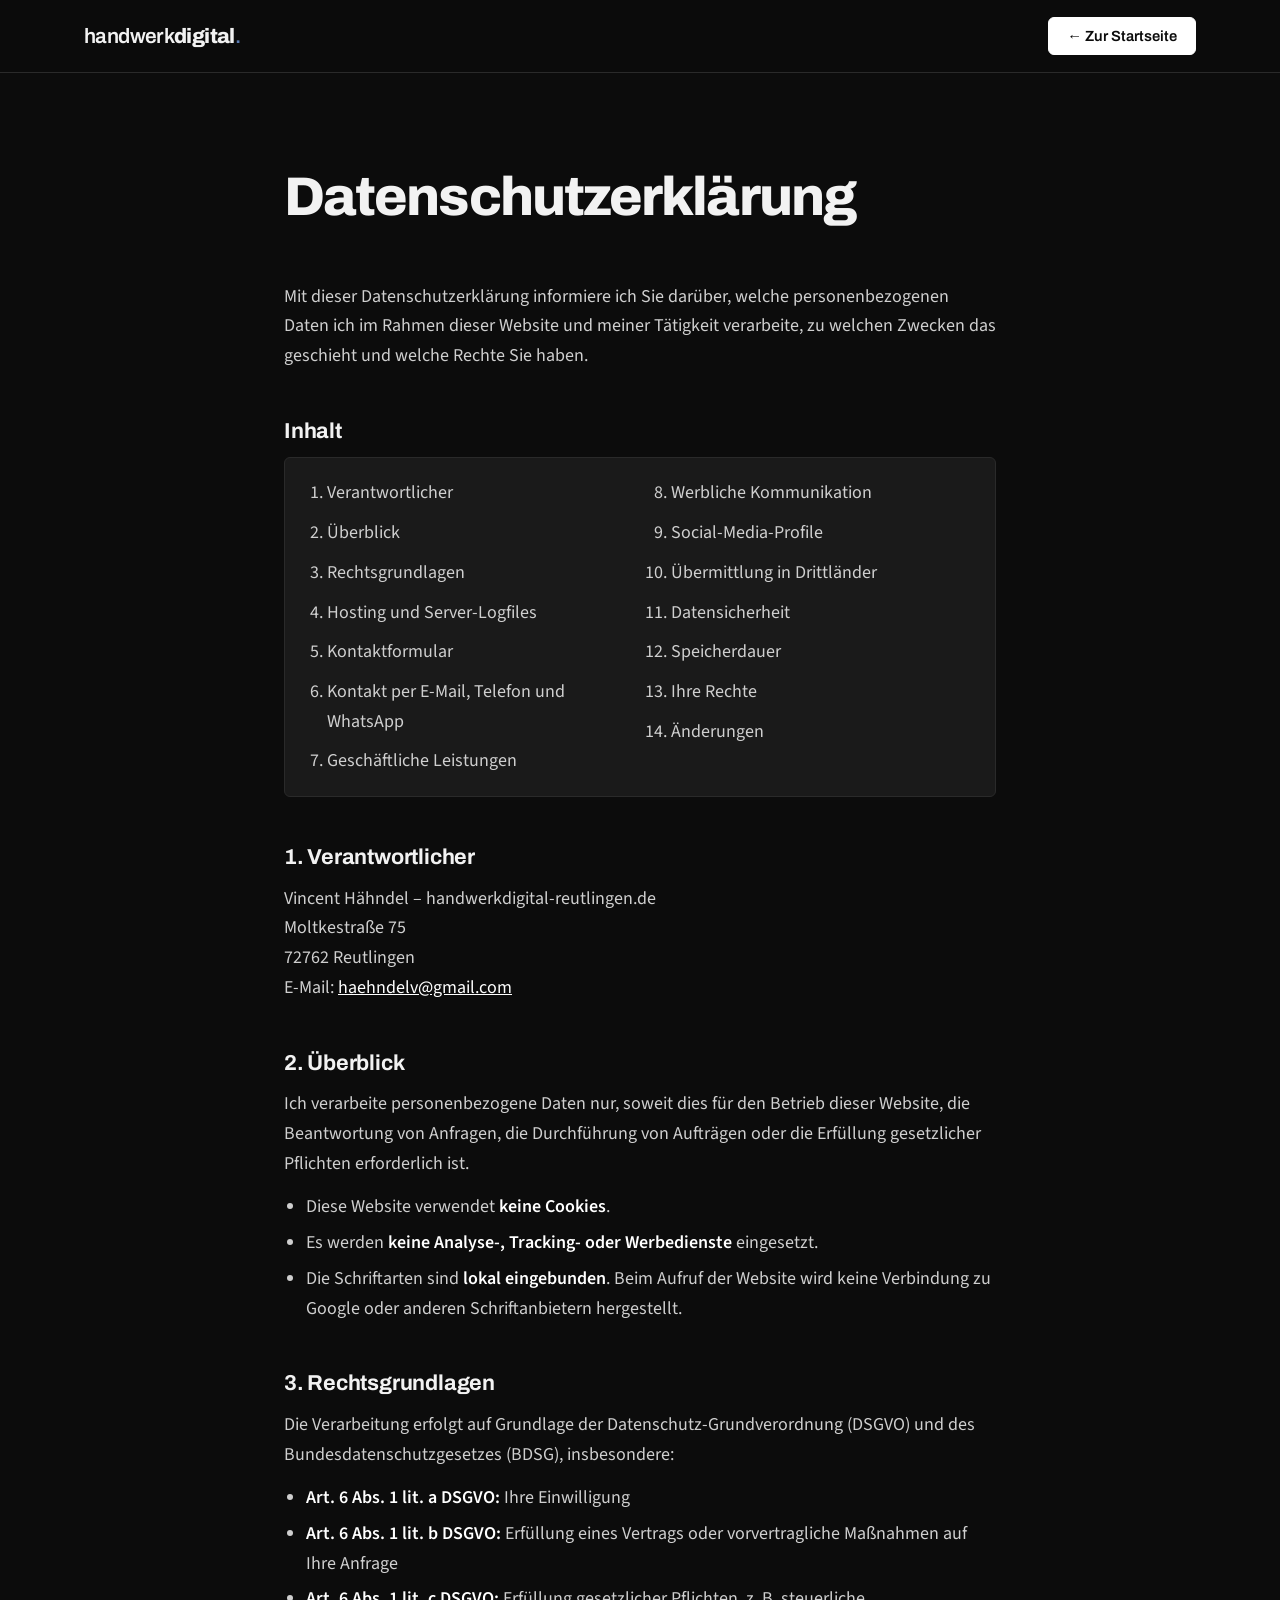
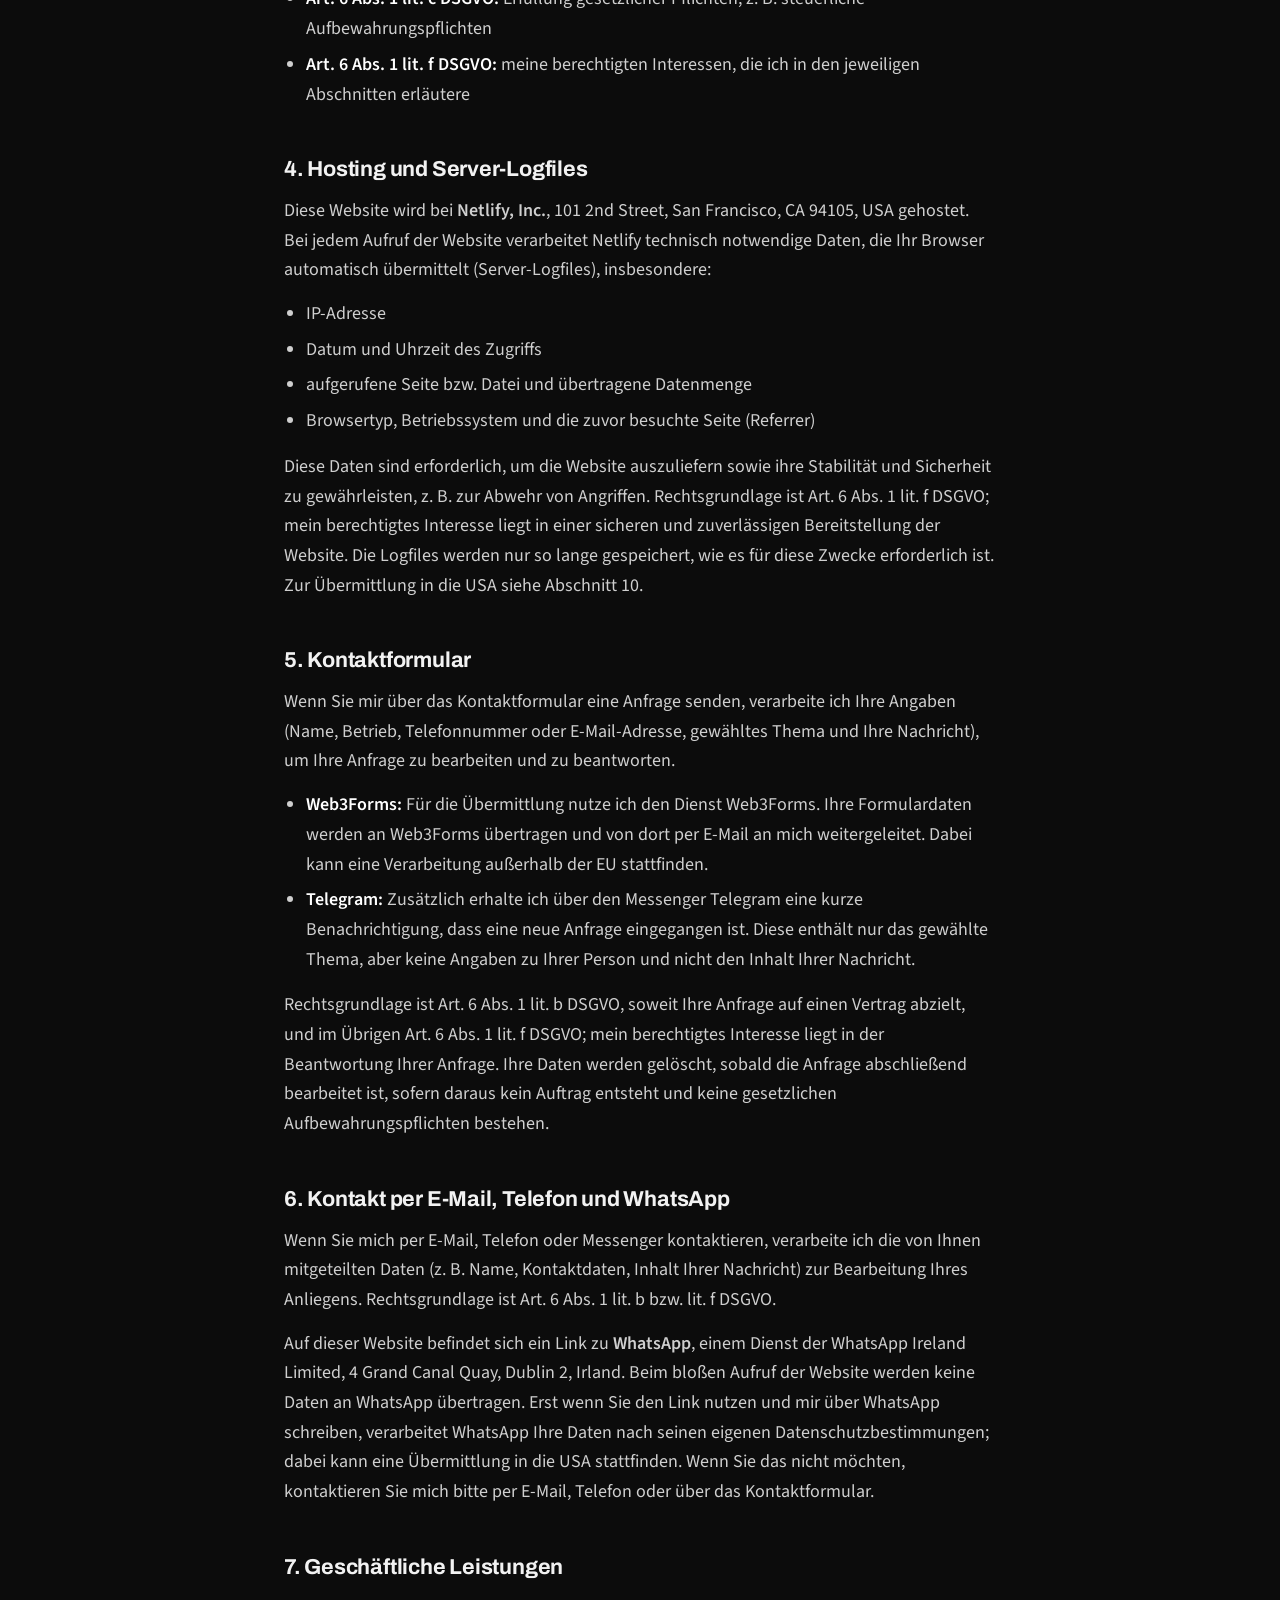
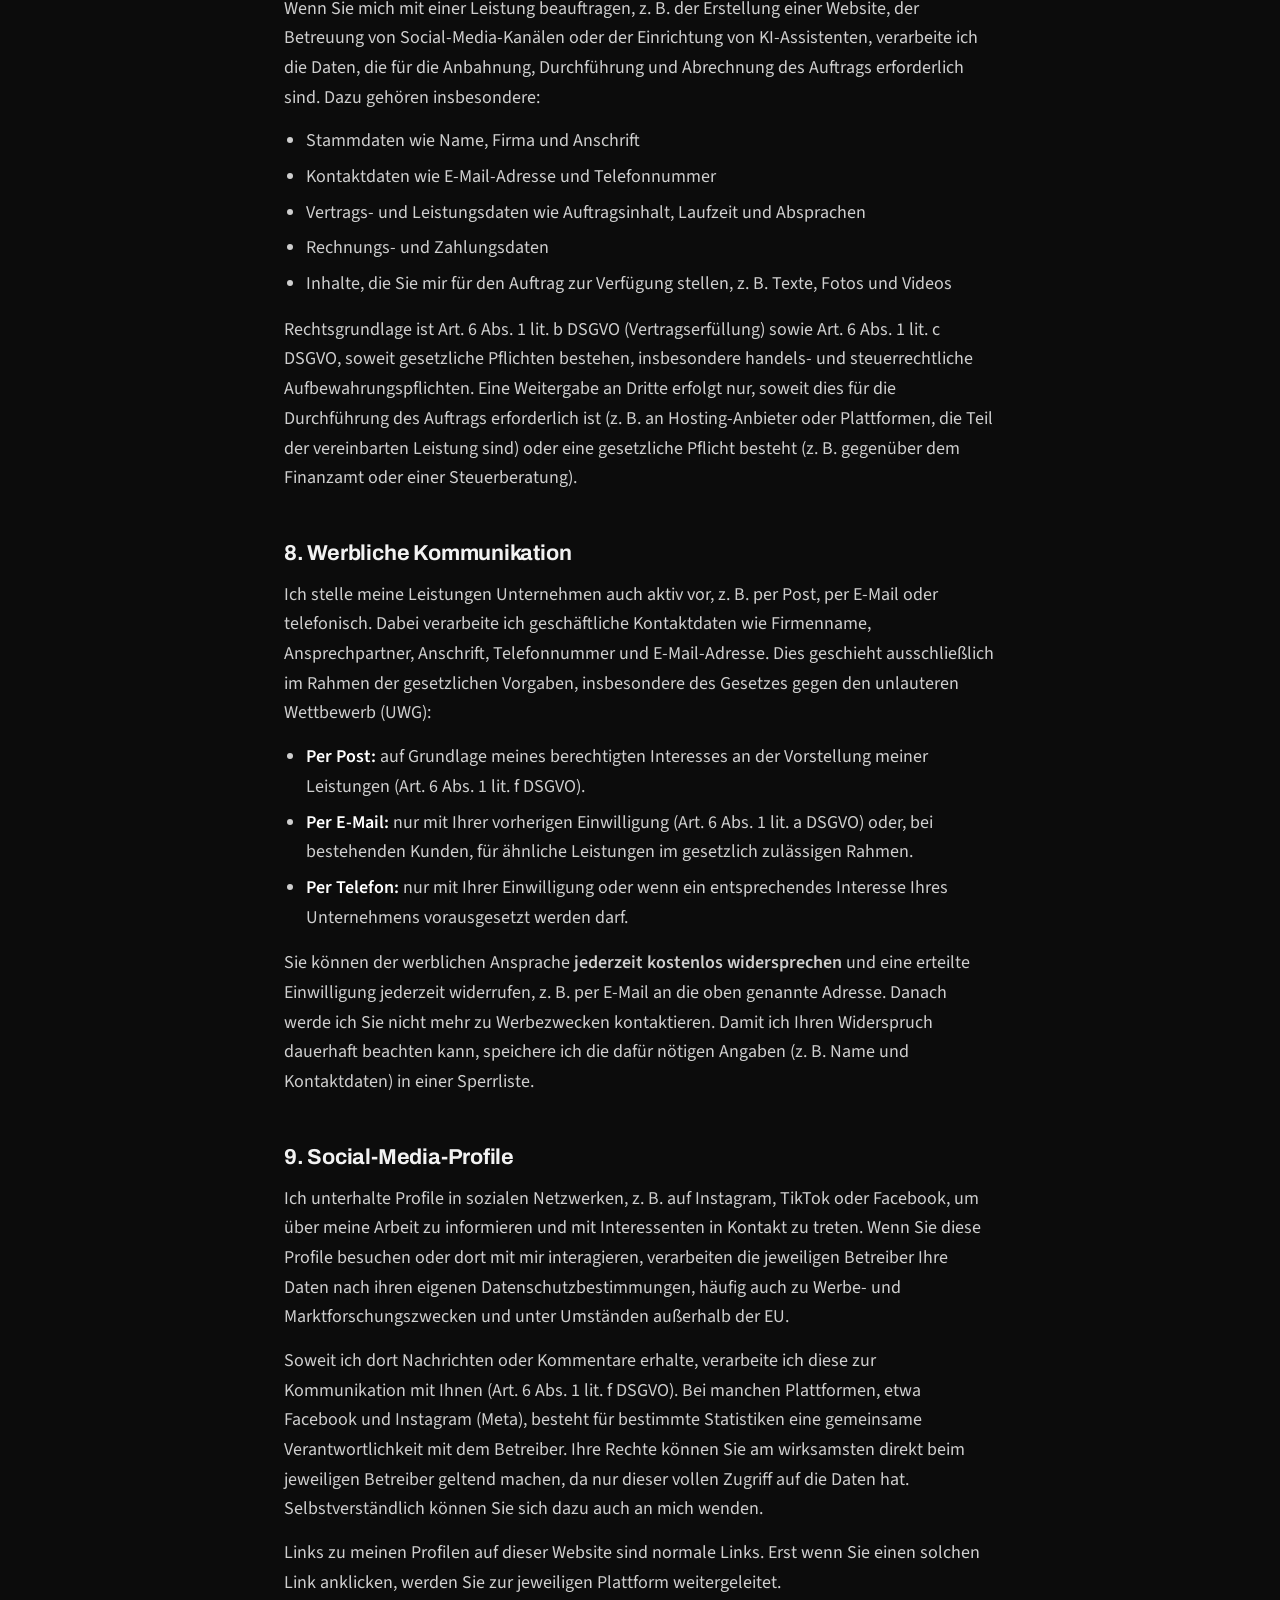
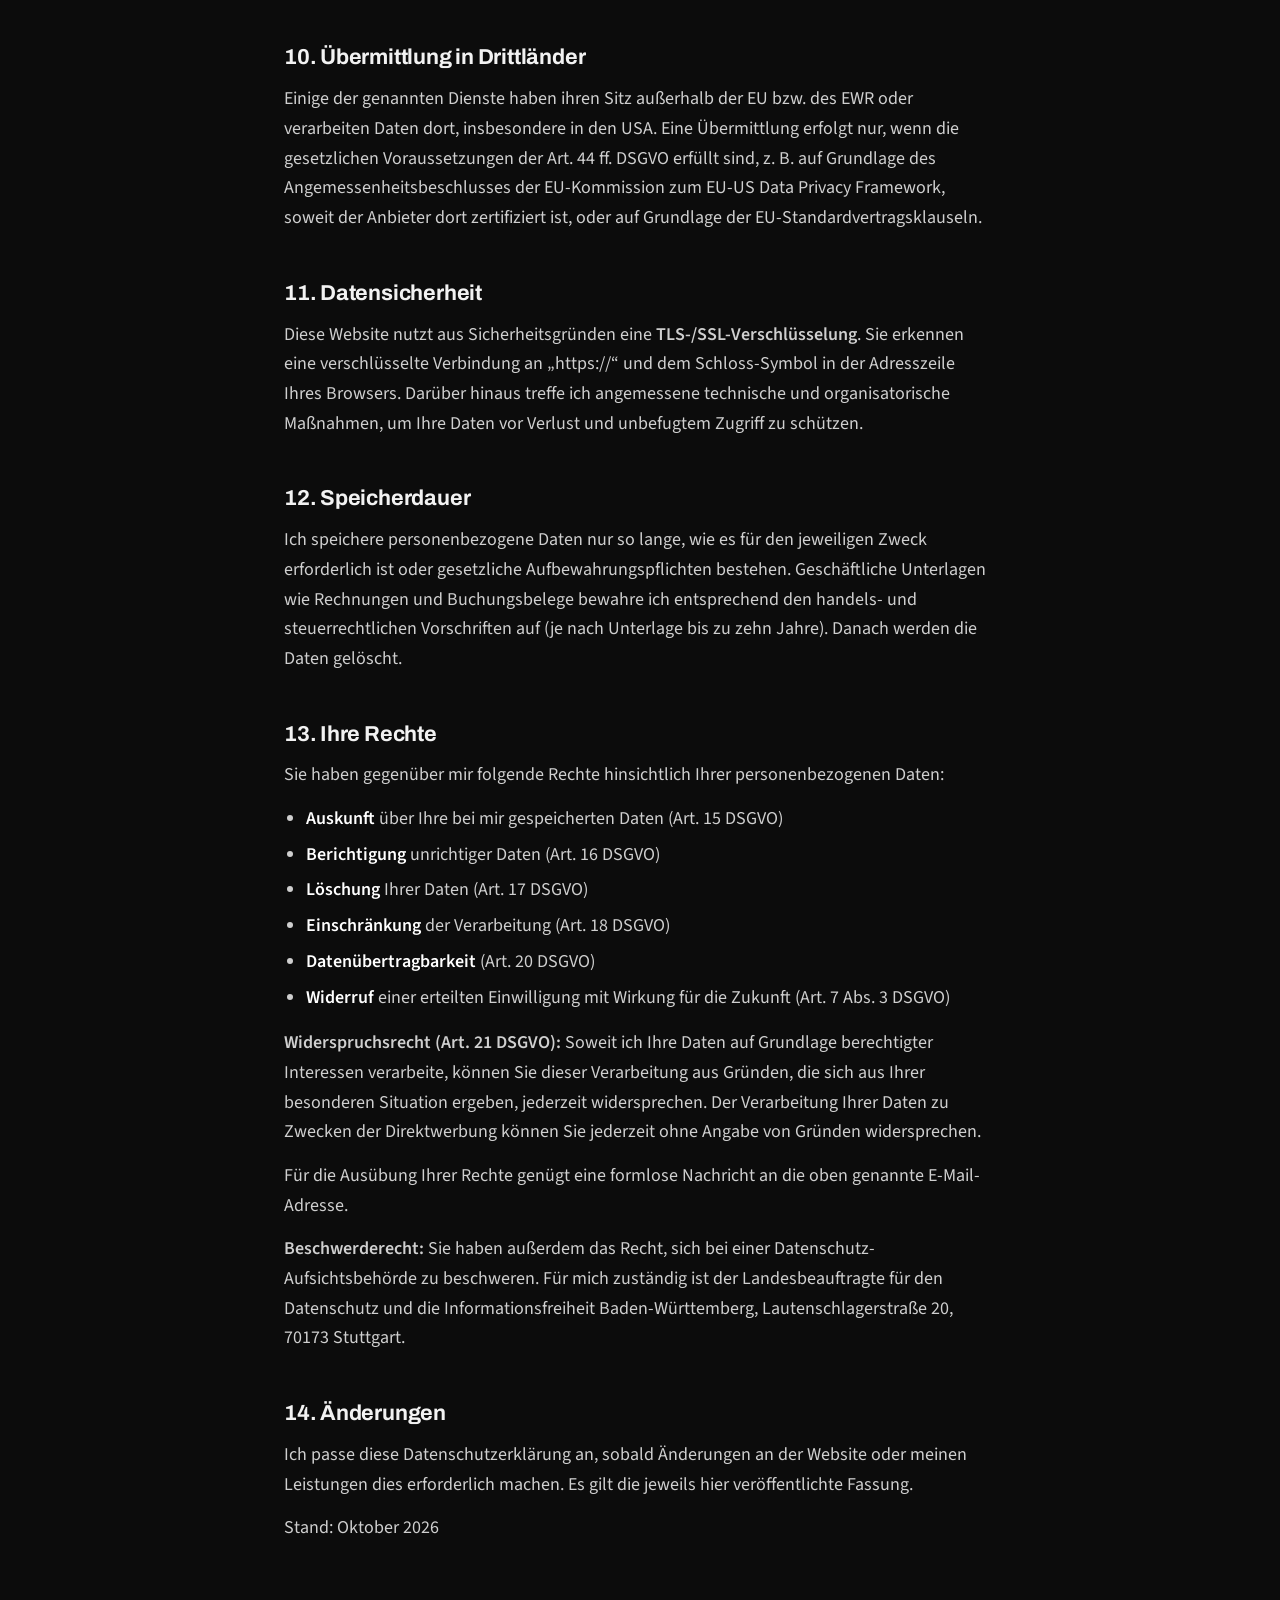
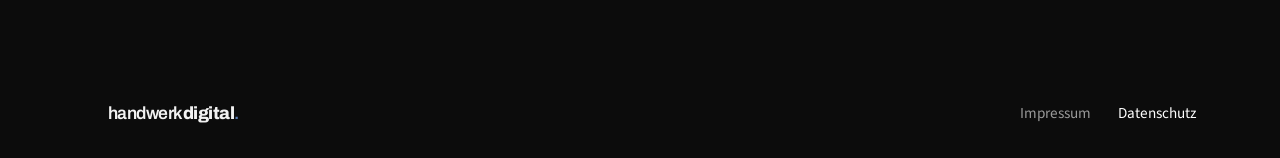
<file: datenschutz.html>
<!DOCTYPE html>
<html lang="de">
<head>
  <meta charset="utf-8">
  <meta name="viewport" content="width=device-width, initial-scale=1, viewport-fit=cover">
  <meta name="robots" content="noindex">
  <title>Datenschutz – handwerkdigital.</title>
  <link rel="stylesheet" href="style.css">
  <link rel="stylesheet" href="legal.css">
</head>

<body>

  <!-- NAVIGATION -->
  <nav>
    <div class="w">
      <a class="logo" href="index.html">handwerk<b>digital</b><span>.</span></a>
      <div class="nav-links">
        <a class="btn btn-small" href="index.html">← Zur Startseite</a>
      </div>
    </div>
  </nav>

  <main class="legal-page">
    <div class="w">
      <h1>Datenschutzerklärung</h1>

      <p>Mit dieser Datenschutzerklärung informiere ich Sie darüber, welche personenbezogenen Daten ich im Rahmen dieser Website und meiner Tätigkeit verarbeite, zu welchen Zwecken das geschieht und welche Rechte Sie haben.</p>

      <h2>Inhalt</h2>
      <ol class="toc">
        <li><a href="#verantwortlicher">Verantwortlicher</a></li>
        <li><a href="#ueberblick">Überblick</a></li>
        <li><a href="#rechtsgrundlagen">Rechtsgrundlagen</a></li>
        <li><a href="#hosting">Hosting und Server-Logfiles</a></li>
        <li><a href="#kontaktformular">Kontaktformular</a></li>
        <li><a href="#kontakt">Kontakt per E-Mail, Telefon und WhatsApp</a></li>
        <li><a href="#leistungen">Geschäftliche Leistungen</a></li>
        <li><a href="#werbung">Werbliche Kommunikation</a></li>
        <li><a href="#social">Social-Media-Profile</a></li>
        <li><a href="#drittland">Übermittlung in Drittländer</a></li>
        <li><a href="#sicherheit">Datensicherheit</a></li>
        <li><a href="#speicherdauer">Speicherdauer</a></li>
        <li><a href="#rechte">Ihre Rechte</a></li>
        <li><a href="#aenderungen">Änderungen</a></li>
      </ol>

      <h2 id="verantwortlicher">1. Verantwortlicher</h2>
      <p>
        Vincent Hähndel – handwerkdigital-reutlingen.de<br>
        Moltkestraße 75<br>
        72762 Reutlingen<br>
        E-Mail: <a href="mailto:haehndelv@gmail.com">haehndelv@gmail.com</a>
      </p>

      <h2 id="ueberblick">2. Überblick</h2>
      <p>Ich verarbeite personenbezogene Daten nur, soweit dies für den Betrieb dieser Website, die Beantwortung von Anfragen, die Durchführung von Aufträgen oder die Erfüllung gesetzlicher Pflichten erforderlich ist.</p>
      <ul>
        <li>Diese Website verwendet <strong>keine Cookies</strong>.</li>
        <li>Es werden <strong>keine Analyse-, Tracking- oder Werbedienste</strong> eingesetzt.</li>
        <li>Die Schriftarten sind <strong>lokal eingebunden</strong>. Beim Aufruf der Website wird keine Verbindung zu Google oder anderen Schriftanbietern hergestellt.</li>
      </ul>

      <h2 id="rechtsgrundlagen">3. Rechtsgrundlagen</h2>
      <p>Die Verarbeitung erfolgt auf Grundlage der Datenschutz-Grundverordnung (DSGVO) und des Bundesdatenschutzgesetzes (BDSG), insbesondere:</p>
      <ul>
        <li><strong>Art. 6 Abs. 1 lit. a DSGVO:</strong> Ihre Einwilligung</li>
        <li><strong>Art. 6 Abs. 1 lit. b DSGVO:</strong> Erfüllung eines Vertrags oder vorvertragliche Maßnahmen auf Ihre Anfrage</li>
        <li><strong>Art. 6 Abs. 1 lit. c DSGVO:</strong> Erfüllung gesetzlicher Pflichten, z. B. steuerliche Aufbewahrungspflichten</li>
        <li><strong>Art. 6 Abs. 1 lit. f DSGVO:</strong> meine berechtigten Interessen, die ich in den jeweiligen Abschnitten erläutere</li>
      </ul>

      <h2 id="hosting">4. Hosting und Server-Logfiles</h2>
      <p>Diese Website wird bei <strong>Netlify, Inc.</strong>, 101 2nd Street, San Francisco, CA 94105, USA gehostet. Bei jedem Aufruf der Website verarbeitet Netlify technisch notwendige Daten, die Ihr Browser automatisch übermittelt (Server-Logfiles), insbesondere:</p>
      <ul>
        <li>IP-Adresse</li>
        <li>Datum und Uhrzeit des Zugriffs</li>
        <li>aufgerufene Seite bzw. Datei und übertragene Datenmenge</li>
        <li>Browsertyp, Betriebssystem und die zuvor besuchte Seite (Referrer)</li>
      </ul>
      <p>Diese Daten sind erforderlich, um die Website auszuliefern sowie ihre Stabilität und Sicherheit zu gewährleisten, z. B. zur Abwehr von Angriffen. Rechtsgrundlage ist Art. 6 Abs. 1 lit. f DSGVO; mein berechtigtes Interesse liegt in einer sicheren und zuverlässigen Bereitstellung der Website. Die Logfiles werden nur so lange gespeichert, wie es für diese Zwecke erforderlich ist. Zur Übermittlung in die USA siehe Abschnitt 10.</p>

      <h2 id="kontaktformular">5. Kontaktformular</h2>
      <p>Wenn Sie mir über das Kontaktformular eine Anfrage senden, verarbeite ich Ihre Angaben (Name, Betrieb, Telefonnummer oder E-Mail-Adresse, gewähltes Thema und Ihre Nachricht), um Ihre Anfrage zu bearbeiten und zu beantworten.</p>
      <ul>
        <li><strong>Web3Forms:</strong> Für die Übermittlung nutze ich den Dienst Web3Forms. Ihre Formulardaten werden an Web3Forms übertragen und von dort per E-Mail an mich weitergeleitet. Dabei kann eine Verarbeitung außerhalb der EU stattfinden.</li>
        <li><strong>Telegram:</strong> Zusätzlich erhalte ich über den Messenger Telegram eine kurze Benachrichtigung, dass eine neue Anfrage eingegangen ist. Diese enthält nur das gewählte Thema, aber keine Angaben zu Ihrer Person und nicht den Inhalt Ihrer Nachricht.</li>
      </ul>
      <p>Rechtsgrundlage ist Art. 6 Abs. 1 lit. b DSGVO, soweit Ihre Anfrage auf einen Vertrag abzielt, und im Übrigen Art. 6 Abs. 1 lit. f DSGVO; mein berechtigtes Interesse liegt in der Beantwortung Ihrer Anfrage. Ihre Daten werden gelöscht, sobald die Anfrage abschließend bearbeitet ist, sofern daraus kein Auftrag entsteht und keine gesetzlichen Aufbewahrungspflichten bestehen.</p>

      <h2 id="kontakt">6. Kontakt per E-Mail, Telefon und WhatsApp</h2>
      <p>Wenn Sie mich per E-Mail, Telefon oder Messenger kontaktieren, verarbeite ich die von Ihnen mitgeteilten Daten (z. B. Name, Kontaktdaten, Inhalt Ihrer Nachricht) zur Bearbeitung Ihres Anliegens. Rechtsgrundlage ist Art. 6 Abs. 1 lit. b bzw. lit. f DSGVO.</p>
      <p>Auf dieser Website befindet sich ein Link zu <strong>WhatsApp</strong>, einem Dienst der WhatsApp Ireland Limited, 4 Grand Canal Quay, Dublin 2, Irland. Beim bloßen Aufruf der Website werden keine Daten an WhatsApp übertragen. Erst wenn Sie den Link nutzen und mir über WhatsApp schreiben, verarbeitet WhatsApp Ihre Daten nach seinen eigenen Datenschutzbestimmungen; dabei kann eine Übermittlung in die USA stattfinden. Wenn Sie das nicht möchten, kontaktieren Sie mich bitte per E-Mail, Telefon oder über das Kontaktformular.</p>

      <h2 id="leistungen">7. Geschäftliche Leistungen</h2>
      <p>Wenn Sie mich mit einer Leistung beauftragen, z. B. der Erstellung einer Website, der Betreuung von Social-Media-Kanälen oder der Einrichtung von KI-Assistenten, verarbeite ich die Daten, die für die Anbahnung, Durchführung und Abrechnung des Auftrags erforderlich sind. Dazu gehören insbesondere:</p>
      <ul>
        <li>Stammdaten wie Name, Firma und Anschrift</li>
        <li>Kontaktdaten wie E-Mail-Adresse und Telefonnummer</li>
        <li>Vertrags- und Leistungsdaten wie Auftragsinhalt, Laufzeit und Absprachen</li>
        <li>Rechnungs- und Zahlungsdaten</li>
        <li>Inhalte, die Sie mir für den Auftrag zur Verfügung stellen, z. B. Texte, Fotos und Videos</li>
      </ul>
      <p>Rechtsgrundlage ist Art. 6 Abs. 1 lit. b DSGVO (Vertragserfüllung) sowie Art. 6 Abs. 1 lit. c DSGVO, soweit gesetzliche Pflichten bestehen, insbesondere handels- und steuerrechtliche Aufbewahrungspflichten. Eine Weitergabe an Dritte erfolgt nur, soweit dies für die Durchführung des Auftrags erforderlich ist (z. B. an Hosting-Anbieter oder Plattformen, die Teil der vereinbarten Leistung sind) oder eine gesetzliche Pflicht besteht (z. B. gegenüber dem Finanzamt oder einer Steuerberatung).</p>

      <h2 id="werbung">8. Werbliche Kommunikation</h2>
      <p>Ich stelle meine Leistungen Unternehmen auch aktiv vor, z. B. per Post, per E-Mail oder telefonisch. Dabei verarbeite ich geschäftliche Kontaktdaten wie Firmenname, Ansprechpartner, Anschrift, Telefonnummer und E-Mail-Adresse. Dies geschieht ausschließlich im Rahmen der gesetzlichen Vorgaben, insbesondere des Gesetzes gegen den unlauteren Wettbewerb (UWG):</p>
      <ul>
        <li><strong>Per Post:</strong> auf Grundlage meines berechtigten Interesses an der Vorstellung meiner Leistungen (Art. 6 Abs. 1 lit. f DSGVO).</li>
        <li><strong>Per E-Mail:</strong> nur mit Ihrer vorherigen Einwilligung (Art. 6 Abs. 1 lit. a DSGVO) oder, bei bestehenden Kunden, für ähnliche Leistungen im gesetzlich zulässigen Rahmen.</li>
        <li><strong>Per Telefon:</strong> nur mit Ihrer Einwilligung oder wenn ein entsprechendes Interesse Ihres Unternehmens vorausgesetzt werden darf.</li>
      </ul>
      <p>Sie können der werblichen Ansprache <strong>jederzeit kostenlos widersprechen</strong> und eine erteilte Einwilligung jederzeit widerrufen, z. B. per E-Mail an die oben genannte Adresse. Danach werde ich Sie nicht mehr zu Werbezwecken kontaktieren. Damit ich Ihren Widerspruch dauerhaft beachten kann, speichere ich die dafür nötigen Angaben (z. B. Name und Kontaktdaten) in einer Sperrliste.</p>

      <h2 id="social">9. Social-Media-Profile</h2>
      <p>Ich unterhalte Profile in sozialen Netzwerken, z. B. auf Instagram, TikTok oder Facebook, um über meine Arbeit zu informieren und mit Interessenten in Kontakt zu treten. Wenn Sie diese Profile besuchen oder dort mit mir interagieren, verarbeiten die jeweiligen Betreiber Ihre Daten nach ihren eigenen Datenschutzbestimmungen, häufig auch zu Werbe- und Marktforschungszwecken und unter Umständen außerhalb der EU.</p>
      <p>Soweit ich dort Nachrichten oder Kommentare erhalte, verarbeite ich diese zur Kommunikation mit Ihnen (Art. 6 Abs. 1 lit. f DSGVO). Bei manchen Plattformen, etwa Facebook und Instagram (Meta), besteht für bestimmte Statistiken eine gemeinsame Verantwortlichkeit mit dem Betreiber. Ihre Rechte können Sie am wirksamsten direkt beim jeweiligen Betreiber geltend machen, da nur dieser vollen Zugriff auf die Daten hat. Selbstverständlich können Sie sich dazu auch an mich wenden.</p>
      <p>Links zu meinen Profilen auf dieser Website sind normale Links. Erst wenn Sie einen solchen Link anklicken, werden Sie zur jeweiligen Plattform weitergeleitet.</p>

      <h2 id="drittland">10. Übermittlung in Drittländer</h2>
      <p>Einige der genannten Dienste haben ihren Sitz außerhalb der EU bzw. des EWR oder verarbeiten Daten dort, insbesondere in den USA. Eine Übermittlung erfolgt nur, wenn die gesetzlichen Voraussetzungen der Art. 44 ff. DSGVO erfüllt sind, z. B. auf Grundlage des Angemessenheitsbeschlusses der EU-Kommission zum EU-US Data Privacy Framework, soweit der Anbieter dort zertifiziert ist, oder auf Grundlage der EU-Standardvertragsklauseln.</p>

      <h2 id="sicherheit">11. Datensicherheit</h2>
      <p>Diese Website nutzt aus Sicherheitsgründen eine <strong>TLS-/SSL-Verschlüsselung</strong>. Sie erkennen eine verschlüsselte Verbindung an „https://“ und dem Schloss-Symbol in der Adresszeile Ihres Browsers. Darüber hinaus treffe ich angemessene technische und organisatorische Maßnahmen, um Ihre Daten vor Verlust und unbefugtem Zugriff zu schützen.</p>

      <h2 id="speicherdauer">12. Speicherdauer</h2>
      <p>Ich speichere personenbezogene Daten nur so lange, wie es für den jeweiligen Zweck erforderlich ist oder gesetzliche Aufbewahrungspflichten bestehen. Geschäftliche Unterlagen wie Rechnungen und Buchungsbelege bewahre ich entsprechend den handels- und steuerrechtlichen Vorschriften auf (je nach Unterlage bis zu zehn Jahre). Danach werden die Daten gelöscht.</p>

      <h2 id="rechte">13. Ihre Rechte</h2>
      <p>Sie haben gegenüber mir folgende Rechte hinsichtlich Ihrer personenbezogenen Daten:</p>
      <ul>
        <li><strong>Auskunft</strong> über Ihre bei mir gespeicherten Daten (Art. 15 DSGVO)</li>
        <li><strong>Berichtigung</strong> unrichtiger Daten (Art. 16 DSGVO)</li>
        <li><strong>Löschung</strong> Ihrer Daten (Art. 17 DSGVO)</li>
        <li><strong>Einschränkung</strong> der Verarbeitung (Art. 18 DSGVO)</li>
        <li><strong>Datenübertragbarkeit</strong> (Art. 20 DSGVO)</li>
        <li><strong>Widerruf</strong> einer erteilten Einwilligung mit Wirkung für die Zukunft (Art. 7 Abs. 3 DSGVO)</li>
      </ul>
      <p><strong>Widerspruchsrecht (Art. 21 DSGVO):</strong> Soweit ich Ihre Daten auf Grundlage berechtigter Interessen verarbeite, können Sie dieser Verarbeitung aus Gründen, die sich aus Ihrer besonderen Situation ergeben, jederzeit widersprechen. Der Verarbeitung Ihrer Daten zu Zwecken der Direktwerbung können Sie jederzeit ohne Angabe von Gründen widersprechen.</p>
      <p>Für die Ausübung Ihrer Rechte genügt eine formlose Nachricht an die oben genannte E-Mail-Adresse.</p>
      <p><strong>Beschwerderecht:</strong> Sie haben außerdem das Recht, sich bei einer Datenschutz-Aufsichtsbehörde zu beschweren. Für mich zuständig ist der Landesbeauftragte für den Datenschutz und die Informationsfreiheit Baden-Württemberg, Lautenschlagerstraße 20, 70173 Stuttgart.</p>

      <h2 id="aenderungen">14. Änderungen</h2>
      <p>Ich passe diese Datenschutzerklärung an, sobald Änderungen an der Website oder meinen Leistungen dies erforderlich machen. Es gilt die jeweils hier veröffentlichte Fassung.</p>
      <p>Stand: Oktober 2026</p>
    </div>
  </main>

  <!-- FOOTER -->
  <footer>
    <div class="w">
      <div class="footer-row">
        <a class="logo" href="index.html">handwerk<b>digital</b><span>.</span></a>
        <div>
          <a href="impressum.html">Impressum</a>
          <a href="datenschutz.html" aria-current="page">Datenschutz</a>
        </div>
      </div>
    </div>
  </footer>

</body>
</html>
</file>
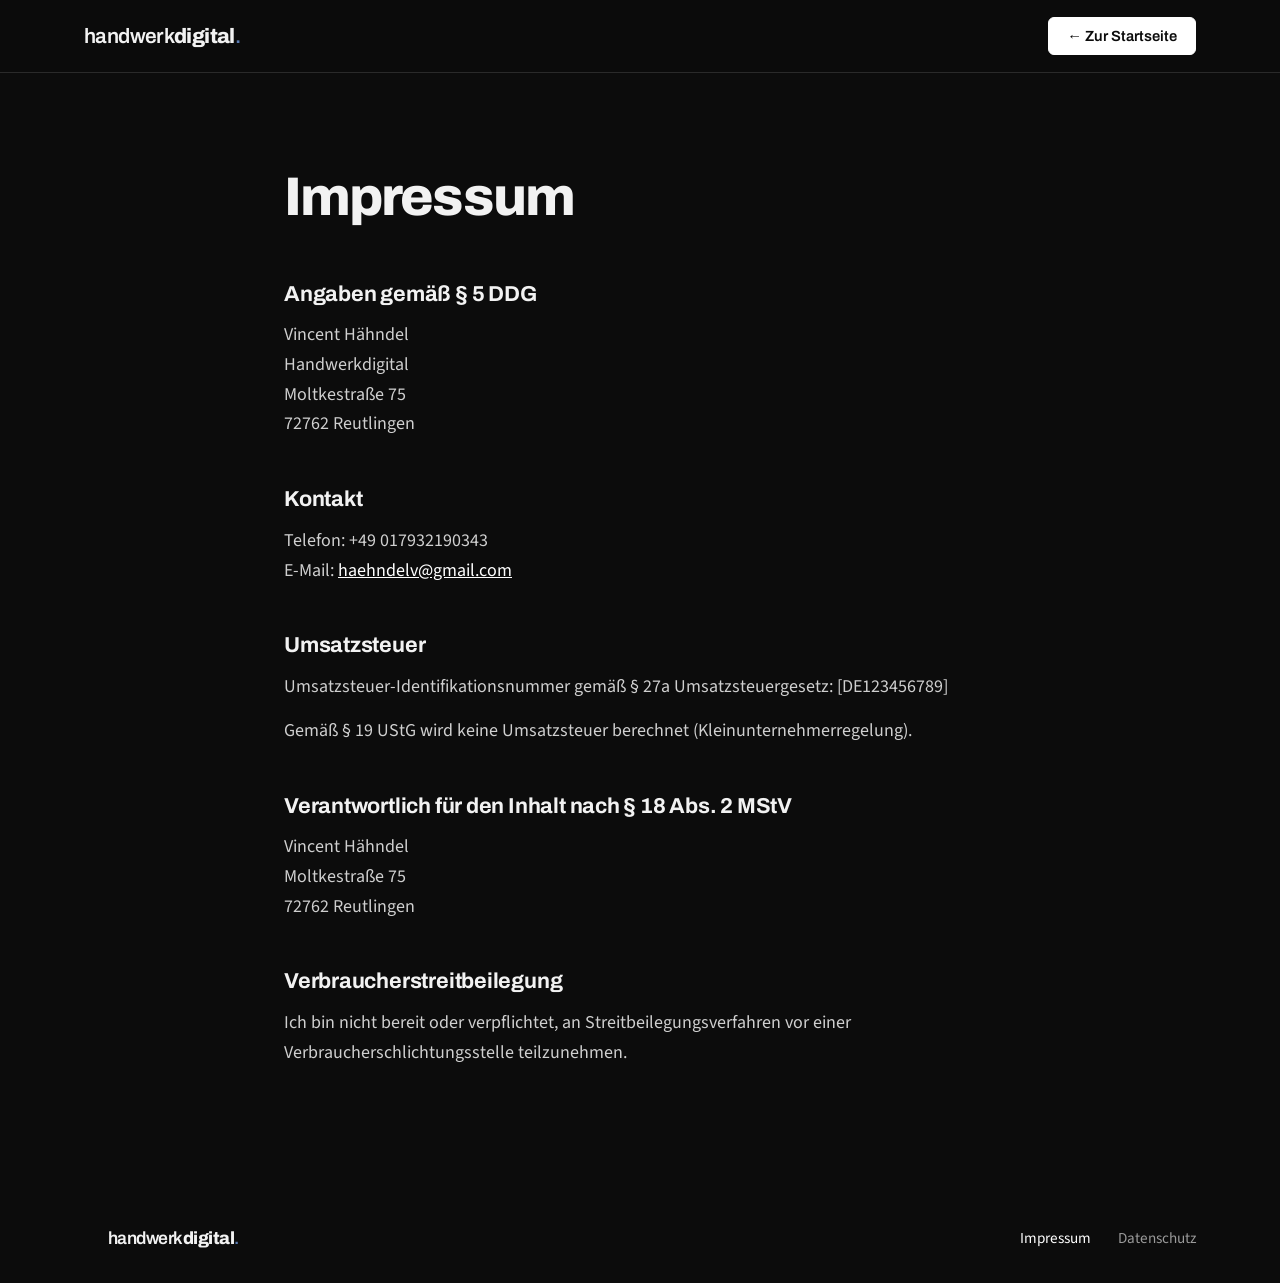
<file: impressum.html>
<!DOCTYPE html>
<html lang="de">
<head>
  <meta charset="utf-8">
  <meta name="viewport" content="width=device-width, initial-scale=1, viewport-fit=cover">
  <meta name="robots" content="noindex">
  <title>Impressum – handwerkdigital.</title>

  <link rel="stylesheet" href="style.css">
  <link rel="stylesheet" href="legal.css">
</head>

<body>

  <!-- NAVIGATION -->
  <nav>
    <div class="w">
      <a class="logo" href="index.html">handwerk<b>digital</b><span>.</span></a>
      <div class="nav-links">
        <a class="btn btn-small" href="index.html">← Zur Startseite</a>
      </div>
    </div>
  </nav>

  <!--
    ==========================================================
    AUSFÜLLEN: Alle Stellen in [eckigen Klammern] durch deine
    Daten ersetzen (in VS Code mit Strg + F nach "[" suchen).
    Die Klammern selbst mit löschen.
    ==========================================================
  -->
  <main class="legal-page">
    <div class="w">
      <h1>Impressum</h1>

      <h2>Angaben gemäß § 5 DDG</h2>
      <p>
        Vincent Hähndel<br>
        Handwerkdigital<br>
        Moltkestraße 75<br>
        72762 Reutlingen<br>
      </p>
      <!-- Wichtig: echte, ladungsfähige Anschrift – kein Postfach. -->

      <h2>Kontakt</h2>
      <p>
        Telefon: +49 017932190343<br>
        E-Mail: <a href="mailto:[E-Mail-Adresse]">haehndelv@gmail.com</a>
      </p>

      <h2>Umsatzsteuer</h2>
      <!--
        Eine der beiden Varianten behalten, die andere löschen:
        A) Du hast eine Umsatzsteuer-ID
        B) Du nutzt die Kleinunternehmerregelung und hast keine USt-ID
      -->
      <p>Umsatzsteuer-Identifikationsnummer gemäß § 27a Umsatzsteuergesetz: [DE123456789]</p>
      <p>Gemäß § 19 UStG wird keine Umsatzsteuer berechnet (Kleinunternehmerregelung).</p>

      <h2>Verantwortlich für den Inhalt nach § 18 Abs. 2 MStV</h2>
      <p>
        Vincent Hähndel<br>
        Moltkestraße 75<br>
        72762 Reutlingen
      </p>

      <h2>Verbraucherstreitbeilegung</h2>
      <p>Ich bin nicht bereit oder verpflichtet, an Streitbeilegungsverfahren vor einer Verbraucherschlichtungsstelle teilzunehmen.</p>
    </div>
  </main>

  <!-- FOOTER -->
  <footer>
    <div class="w">
      <div class="footer-row">
        <a class="logo" href="index.html">handwerk<b>digital</b><span>.</span></a>
        <div>
          <a href="impressum.html" aria-current="page">Impressum</a>
          <a href="datenschutz.html">Datenschutz</a>
        </div>
      </div>
    </div>
  </footer>

</body>
</html>
</file>
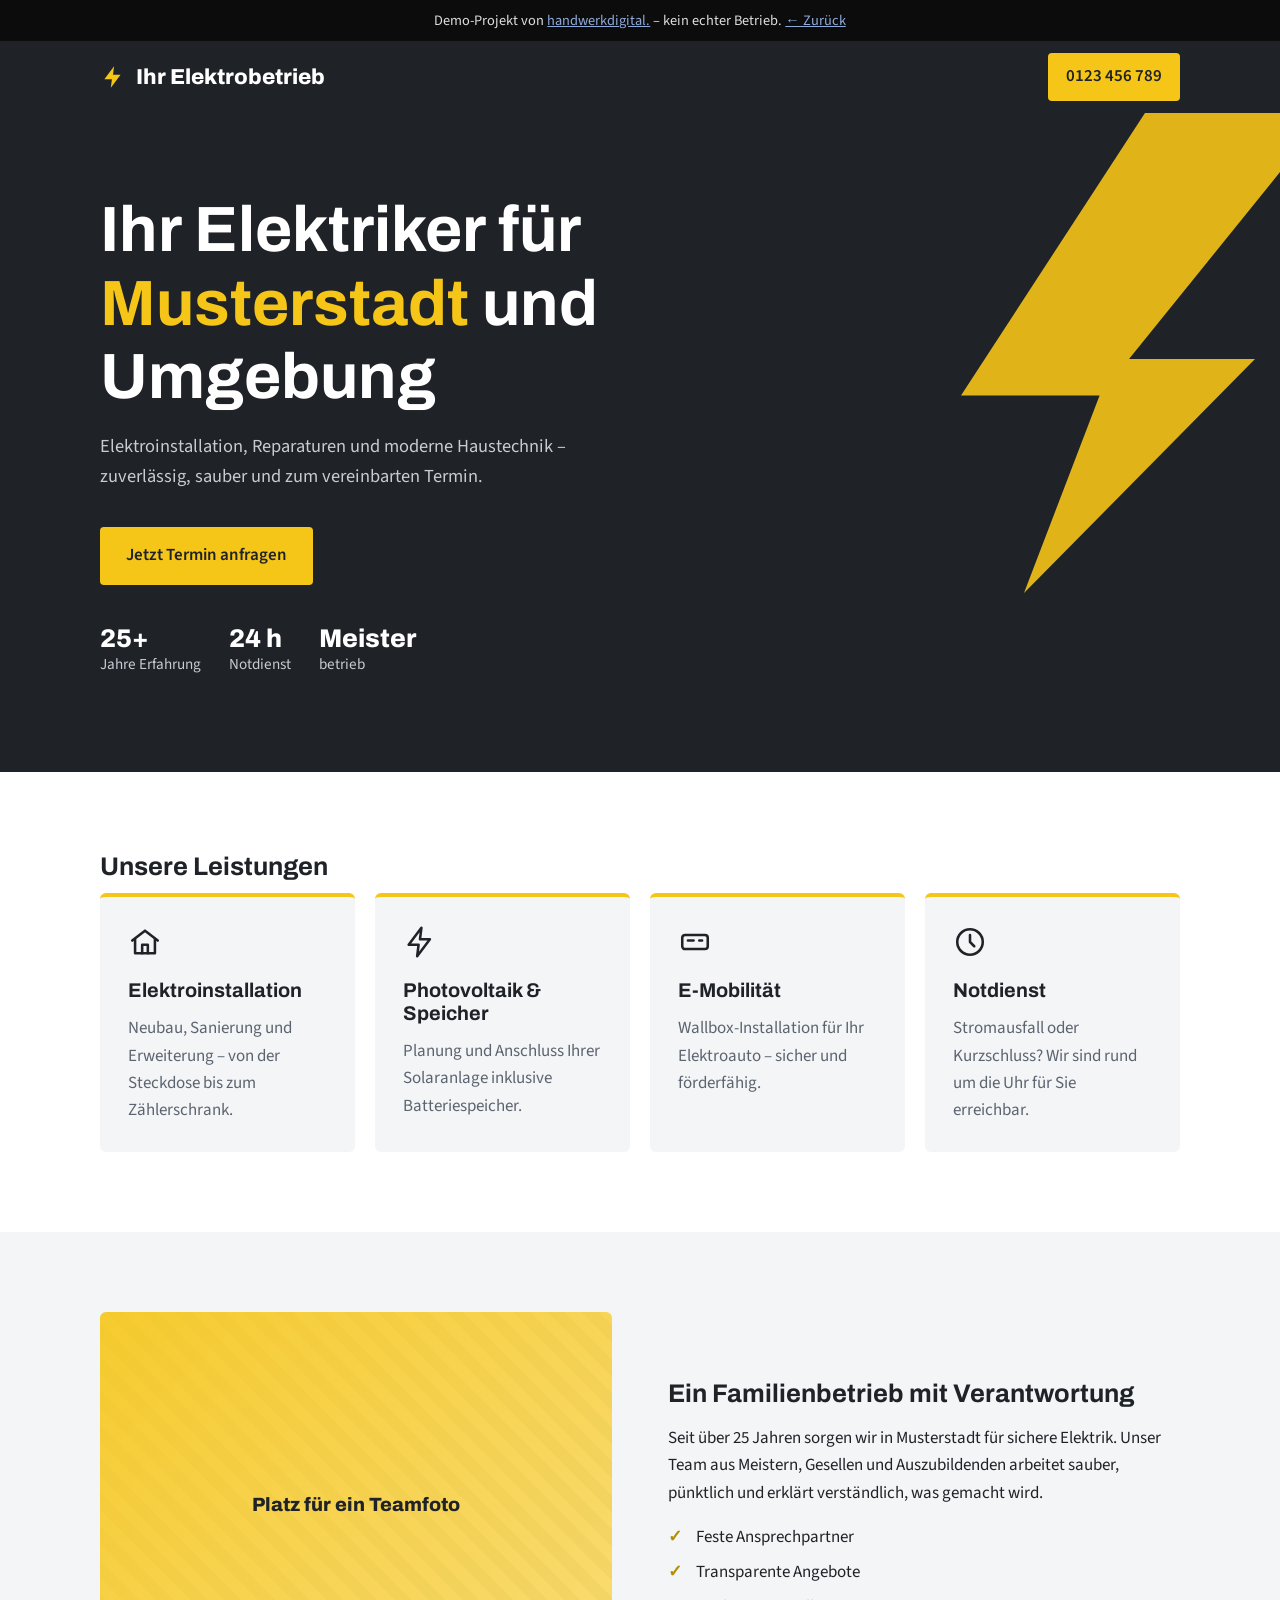
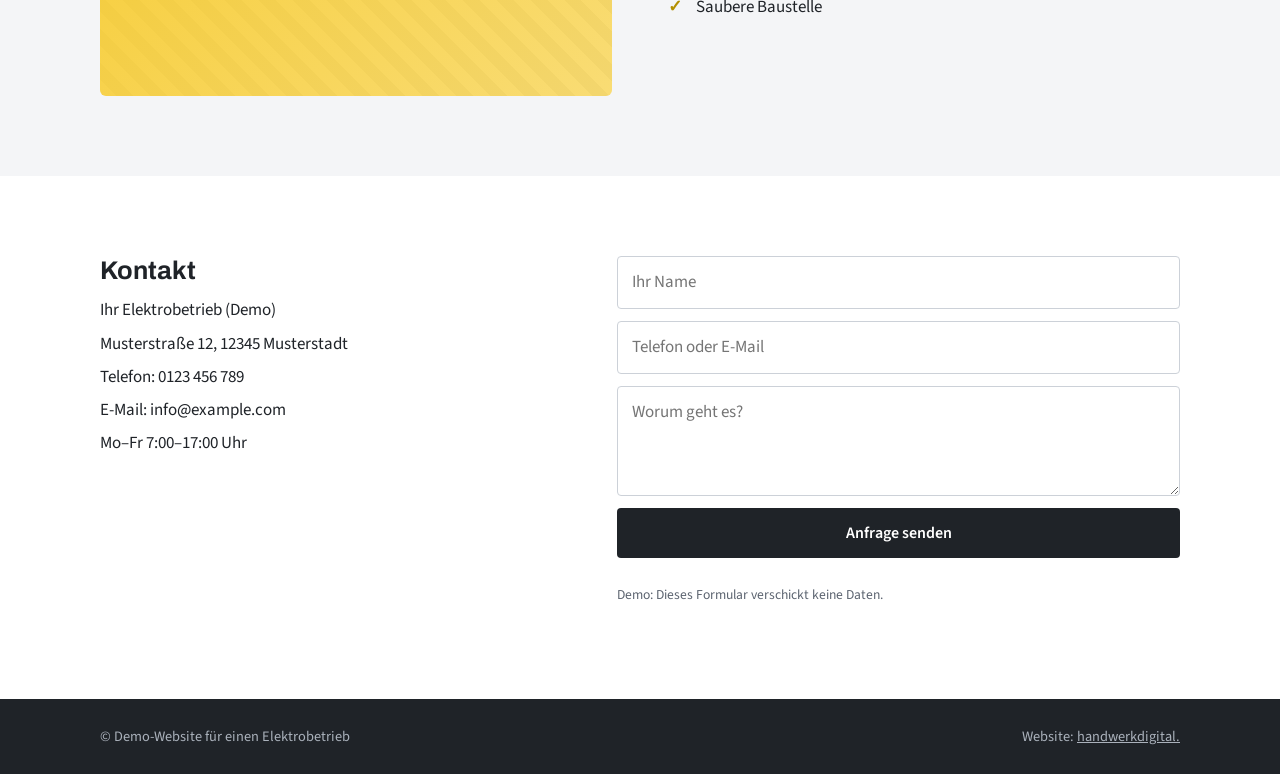
<file: demos/elektro.html>
<!DOCTYPE html>
<html lang="de">
<head>
  <meta charset="utf-8">
  <meta name="viewport" content="width=device-width, initial-scale=1, viewport-fit=cover">
  <meta name="robots" content="noindex">
  <title>Elektrobetrieb – Demo-Projekt von handwerkdigital.</title>
  <style>
    @font-face { font-family: "Archivo"; font-weight: 700; src: url("../fonts/archivo-latin-700-normal.woff2") format("woff2"); font-display: swap; }
    @font-face { font-family: "Archivo"; font-weight: 800; src: url("../fonts/archivo-latin-800-normal.woff2") format("woff2"); font-display: swap; }
    @font-face { font-family: "Source Sans 3"; font-weight: 400; src: url("../fonts/source-sans-3-latin-400-normal.woff2") format("woff2"); font-display: swap; }
    @font-face { font-family: "Source Sans 3"; font-weight: 600; src: url("../fonts/source-sans-3-latin-600-normal.woff2") format("woff2"); font-display: swap; }

    :root {
      --dark: #1f2328;
      --dark-2: #2a2f36;
      --yellow: #f5c518;
      --light: #f4f5f7;
      --text: #1f2328;
      --muted: #5c6470;
    }
    * { box-sizing: border-box; }
    body { margin: 0; font: 17px/1.6 "Source Sans 3", Arial, sans-serif; color: var(--text); background: #fff; }
    h1, h2, h3 { font-family: "Archivo", Arial, sans-serif; margin: 0 0 12px; line-height: 1.15; }
    .w { max-width: 1120px; margin: auto; padding: 0 20px; }
    a { color: inherit; }

    .demo-bar { background: #0c0c0c; color: #ddd; font-size: .9rem; text-align: center; padding: 9px 16px; }
    .demo-bar a { color: #8eaadb; }

    header { background: var(--dark); color: #fff; }
    header .w { display: flex; align-items: center; justify-content: space-between; height: 72px; }
    .logo { font: 800 1.35rem "Archivo", Arial, sans-serif; display: flex; align-items: center; gap: 10px; }
    .logo svg { width: 26px; height: 26px; }
    .call { background: var(--yellow); color: var(--dark); padding: 10px 18px; border-radius: 4px; font-weight: 600; text-decoration: none; }

    .hero { background: var(--dark); color: #fff; padding: 80px 0 96px; position: relative; overflow: hidden; }
    .hero::after {
      content: ""; position: absolute; right: -80px; top: -40px; width: 420px; height: 520px;
      background: var(--yellow); clip-path: polygon(55% 0, 100% 0, 45% 55%, 75% 55%, 20% 100%, 38% 62%, 5% 62%);
      opacity: .9;
    }
    .hero .w { position: relative; z-index: 1; }
    .hero h1 { font-size: clamp(2.2rem, 5.5vw, 4rem); max-width: 680px; }
    .hero h1 span { color: var(--yellow); }
    .hero p { max-width: 520px; color: #c7ccd3; font-size: 1.15rem; }
    .btn { display: inline-block; margin-top: 18px; background: var(--yellow); color: var(--dark); padding: 15px 26px; border-radius: 4px; font-weight: 600; text-decoration: none; }
    .facts { display: flex; flex-wrap: wrap; gap: 28px; margin-top: 40px; color: #c7ccd3; font-size: .95rem; }
    .facts strong { display: block; font: 800 1.6rem "Archivo", Arial, sans-serif; color: #fff; }

    section { padding: 80px 0; }
    .grid { display: grid; grid-template-columns: repeat(auto-fit, minmax(240px, 1fr)); gap: 20px; }
    .service { background: var(--light); padding: 28px; border-radius: 6px; border-top: 4px solid var(--yellow); }
    .service svg { width: 34px; height: 34px; stroke: var(--dark); fill: none; stroke-width: 1.8; stroke-linecap: round; stroke-linejoin: round; margin-bottom: 12px; }
    .service p { color: var(--muted); margin: 0; }

    .about { background: var(--light); }
    .about .w { display: grid; grid-template-columns: 1fr 1fr; gap: 56px; align-items: center; }
    .about-visual { aspect-ratio: 4/3; border-radius: 6px; background:
      linear-gradient(135deg, rgba(245,197,24,.9), rgba(245,197,24,.6)), repeating-linear-gradient(45deg, #fff 0 12px, #f0f0f0 12px 24px);
      display: grid; place-items: center; font: 800 1.2rem "Archivo", Arial, sans-serif; color: var(--dark); }
    .checks { list-style: none; padding: 0; margin: 16px 0 0; }
    .checks li { padding-left: 28px; position: relative; margin: 8px 0; }
    .checks li::before { content: "✓"; position: absolute; left: 0; color: #b38f00; font-weight: 700; }

    .contact .w { display: grid; grid-template-columns: 1fr 1.2fr; gap: 48px; }
    .contact-info p { margin: 6px 0; }
    form { display: grid; gap: 12px; }
    input, textarea { width: 100%; padding: 12px 14px; border: 1px solid #ccd1d8; border-radius: 4px; font: inherit; }
    textarea { min-height: 110px; }
    form button { background: var(--dark); color: #fff; border: 0; padding: 14px; border-radius: 4px; font: 600 1rem "Source Sans 3", Arial, sans-serif; }
    .demo-note { font-size: .85rem; color: var(--muted); }

    footer { background: var(--dark); color: #aab1bb; padding: 26px 0; font-size: .9rem; }
    footer .w { display: flex; justify-content: space-between; flex-wrap: wrap; gap: 10px; }

    @media (max-width: 760px) {
      .hero::after { opacity: .25; }
      .about .w, .contact .w { grid-template-columns: 1fr; gap: 28px; }
      .call { display: none; }
    }
  </style>
</head>
<body>

  <div class="demo-bar">
    Demo-Projekt von <a href="../index.html">handwerkdigital.</a> – kein echter Betrieb. <a href="../index.html#beispiele">← Zurück</a>
  </div>

  <header>
    <div class="w">
      <div class="logo">
        <svg viewBox="0 0 24 24" fill="#f5c518"><path d="M13 2L4 14h7l-1 8 9-12h-7z"/></svg>
        Ihr Elektrobetrieb
      </div>
      <a class="call" href="#kontakt">0123 456 789</a>
    </div>
  </header>

  <div class="hero">
    <div class="w">
      <h1>Ihr Elektriker für <span>Musterstadt</span> und Umgebung</h1>
      <p>Elektroinstallation, Reparaturen und moderne Haustechnik – zuverlässig, sauber und zum vereinbarten Termin.</p>
      <a class="btn" href="#kontakt">Jetzt Termin anfragen</a>
      <div class="facts">
        <div><strong>25+</strong>Jahre Erfahrung</div>
        <div><strong>24 h</strong>Notdienst</div>
        <div><strong>Meister</strong>betrieb</div>
      </div>
    </div>
  </div>

  <section>
    <div class="w">
      <h2>Unsere Leistungen</h2>
      <div class="grid">
        <div class="service">
          <svg viewBox="0 0 24 24"><path d="M3 11l9-7 9 7"/><path d="M5 10v10h14V10"/><path d="M10 20v-6h4v6"/></svg>
          <h3>Elektroinstallation</h3>
          <p>Neubau, Sanierung und Erweiterung – von der Steckdose bis zum Zählerschrank.</p>
        </div>
        <div class="service">
          <svg viewBox="0 0 24 24"><path d="M13 2L4 14h7l-1 8 9-12h-7z"/></svg>
          <h3>Photovoltaik &amp; Speicher</h3>
          <p>Planung und Anschluss Ihrer Solaranlage inklusive Batteriespeicher.</p>
        </div>
        <div class="service">
          <svg viewBox="0 0 24 24"><rect x="3" y="7" width="18" height="10" rx="2"/><path d="M7 11h4M15 11h2"/></svg>
          <h3>E-Mobilität</h3>
          <p>Wallbox-Installation für Ihr Elektroauto – sicher und förderfähig.</p>
        </div>
        <div class="service">
          <svg viewBox="0 0 24 24"><circle cx="12" cy="12" r="9"/><path d="M12 7v5l3 3"/></svg>
          <h3>Notdienst</h3>
          <p>Stromausfall oder Kurzschluss? Wir sind rund um die Uhr für Sie erreichbar.</p>
        </div>
      </div>
    </div>
  </section>

  <section class="about">
    <div class="w">
      <div class="about-visual">Platz für ein Teamfoto</div>
      <div>
        <h2>Ein Familienbetrieb mit Verantwortung</h2>
        <p>Seit über 25 Jahren sorgen wir in Musterstadt für sichere Elektrik. Unser Team aus Meistern, Gesellen und Auszubildenden arbeitet sauber, pünktlich und erklärt verständlich, was gemacht wird.</p>
        <ul class="checks">
          <li>Feste Ansprechpartner</li>
          <li>Transparente Angebote</li>
          <li>Saubere Baustelle</li>
        </ul>
      </div>
    </div>
  </section>

  <section class="contact" id="kontakt">
    <div class="w">
      <div class="contact-info">
        <h2>Kontakt</h2>
        <p>Ihr Elektrobetrieb (Demo)</p>
        <p>Musterstraße 12, 12345 Musterstadt</p>
        <p>Telefon: 0123 456 789</p>
        <p>E-Mail: info@example.com</p>
        <p>Mo–Fr 7:00–17:00 Uhr</p>
      </div>
      <form onsubmit="event.preventDefault(); alert('Dies ist ein Demo-Projekt – das Formular verschickt nichts.');">
        <input placeholder="Ihr Name">
        <input placeholder="Telefon oder E-Mail">
        <textarea placeholder="Worum geht es?"></textarea>
        <button type="submit">Anfrage senden</button>
        <p class="demo-note">Demo: Dieses Formular verschickt keine Daten.</p>
      </form>
    </div>
  </section>

  <footer>
    <div class="w">
      <span>© Demo-Website für einen Elektrobetrieb</span>
      <span>Website: <a href="../index.html">handwerkdigital.</a></span>
    </div>
  </footer>

</body>
</html>
</file>
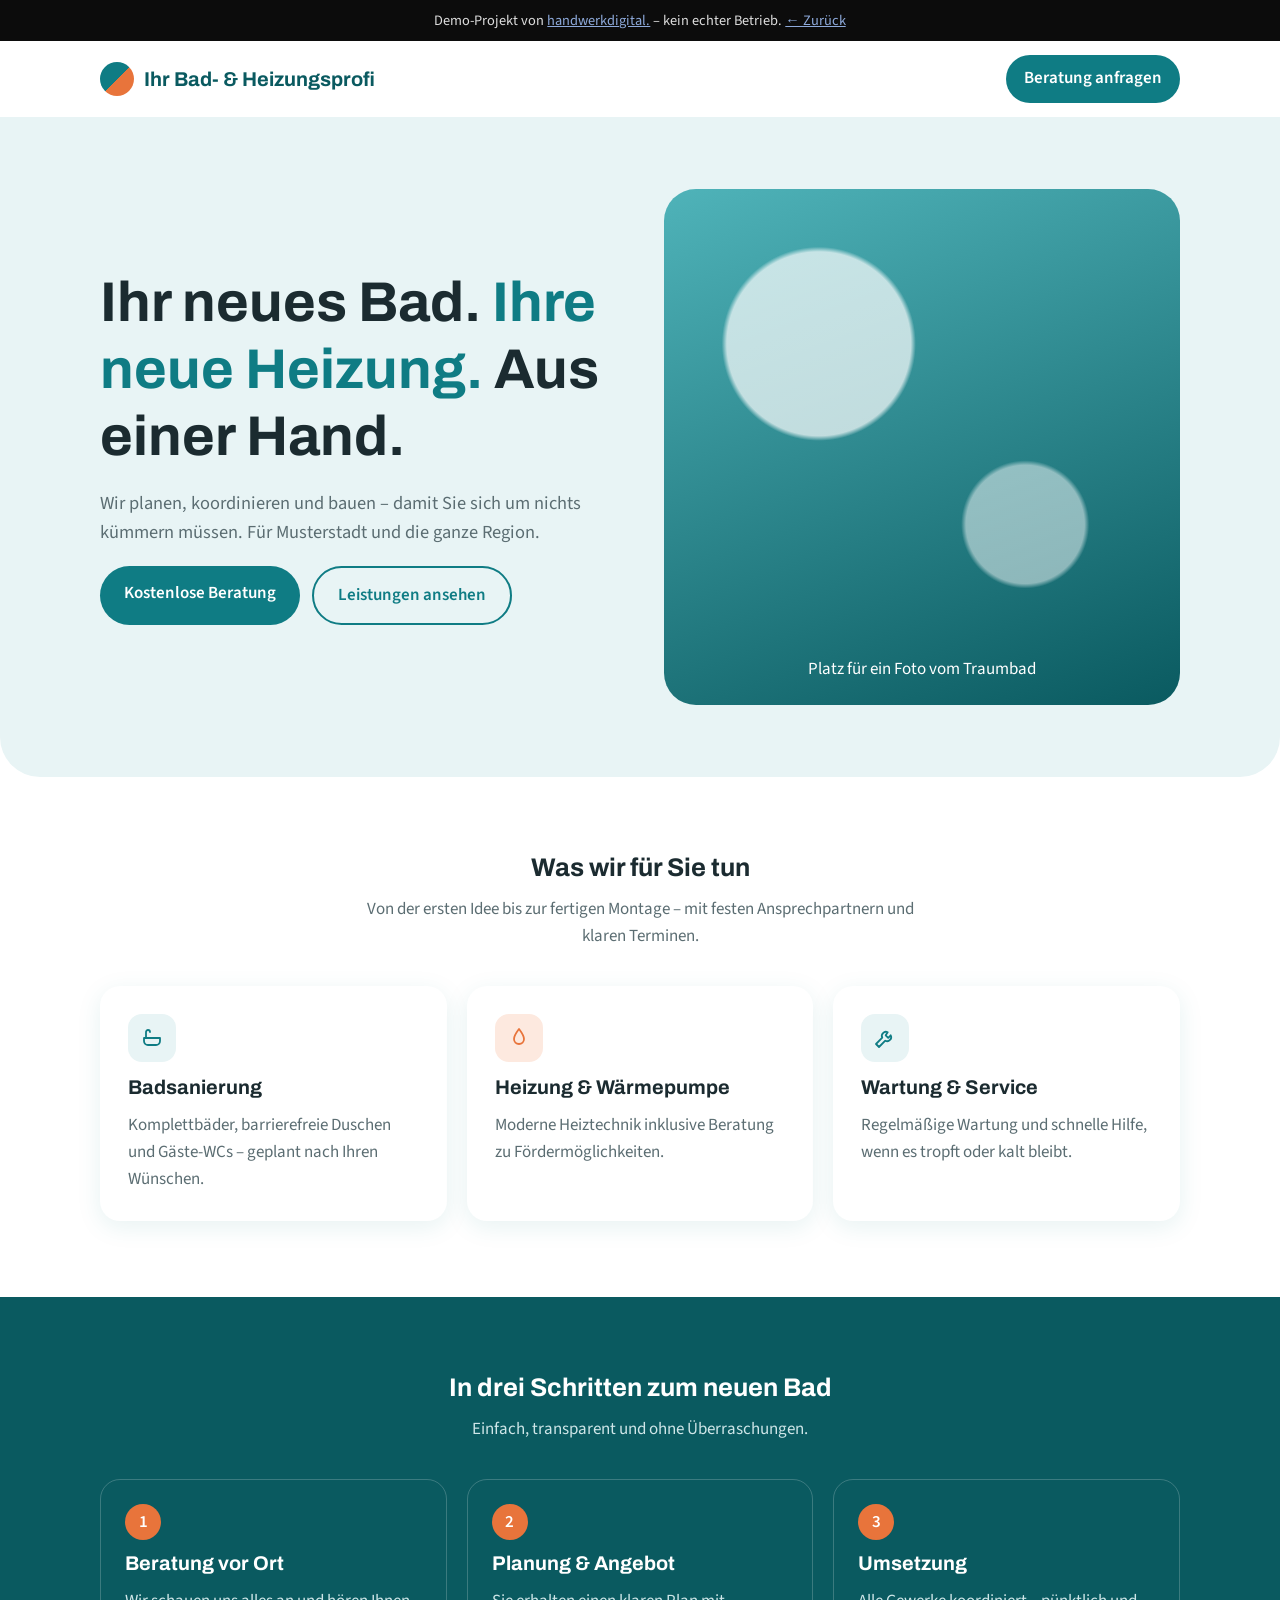
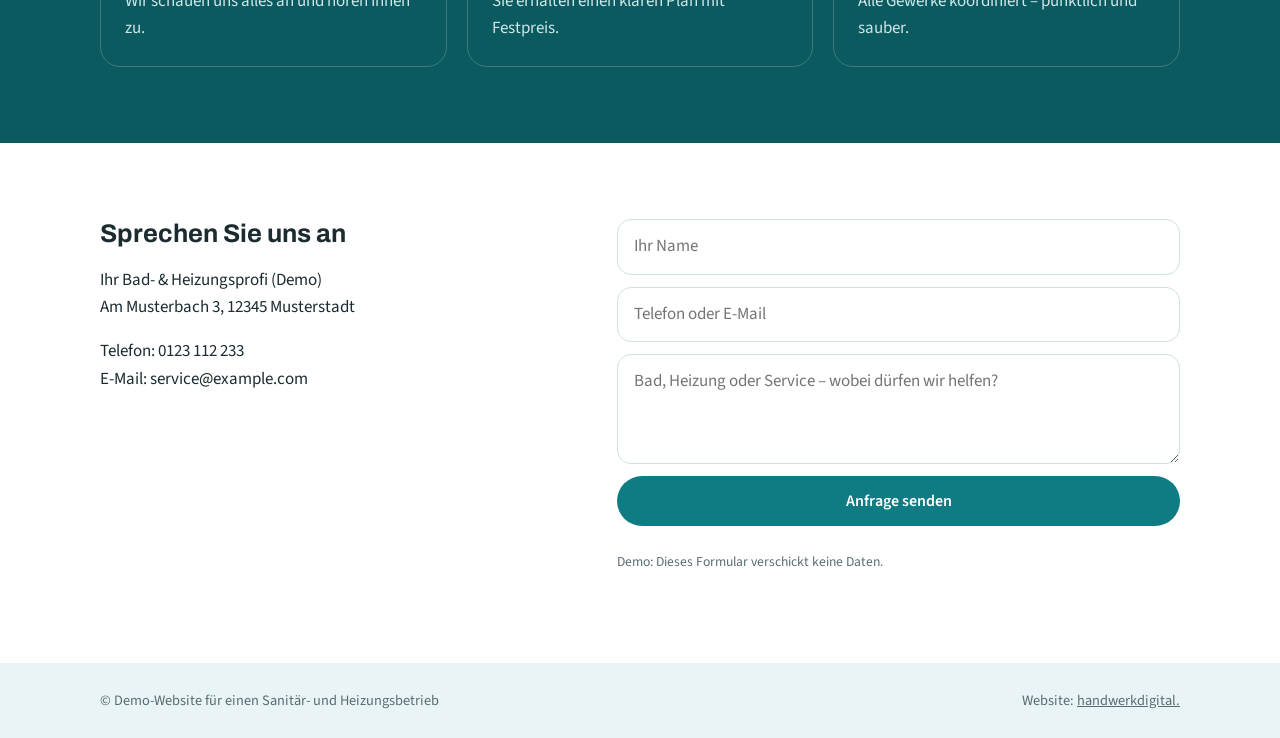
<file: demos/sanitaer.html>
<!DOCTYPE html>
<html lang="de">
<head>
  <meta charset="utf-8">
  <meta name="viewport" content="width=device-width, initial-scale=1, viewport-fit=cover">
  <meta name="robots" content="noindex">
  <title>Sanitär &amp; Heizung – Demo-Projekt von handwerkdigital.</title>
  <style>
    @font-face { font-family: "Archivo"; font-weight: 600; src: url("../fonts/archivo-latin-600-normal.woff2") format("woff2"); font-display: swap; }
    @font-face { font-family: "Archivo"; font-weight: 700; src: url("../fonts/archivo-latin-700-normal.woff2") format("woff2"); font-display: swap; }
    @font-face { font-family: "Source Sans 3"; font-weight: 400; src: url("../fonts/source-sans-3-latin-400-normal.woff2") format("woff2"); font-display: swap; }
    @font-face { font-family: "Source Sans 3"; font-weight: 600; src: url("../fonts/source-sans-3-latin-600-normal.woff2") format("woff2"); font-display: swap; }

    :root {
      --teal: #0f7c84;
      --teal-dark: #0a5a60;
      --sky: #e8f4f5;
      --warm: #e8743b;
      --text: #1b2b30;
      --muted: #5b6d72;
    }
    * { box-sizing: border-box; }
    body { margin: 0; font: 17px/1.6 "Source Sans 3", Arial, sans-serif; color: var(--text); background: #fff; }
    h1, h2, h3 { font-family: "Archivo", Arial, sans-serif; font-weight: 700; margin: 0 0 12px; line-height: 1.2; }
    .w { max-width: 1120px; margin: auto; padding: 0 20px; }
    a { color: inherit; }

    .demo-bar { background: #0c0c0c; color: #ddd; font-size: .9rem; text-align: center; padding: 9px 16px; }
    .demo-bar a { color: #8eaadb; }

    header .w { display: flex; align-items: center; justify-content: space-between; height: 76px; }
    .logo { display: flex; align-items: center; gap: 10px; font: 700 1.25rem "Archivo", Arial, sans-serif; color: var(--teal-dark); }
    .logo-mark { width: 34px; height: 34px; border-radius: 50%; background: linear-gradient(135deg, var(--teal) 50%, var(--warm) 50%); }
    .pill { padding: 10px 18px; border-radius: 999px; background: var(--teal); color: #fff; text-decoration: none; font-weight: 600; }

    .hero { background: var(--sky); padding: 72px 0; border-radius: 0 0 40px 40px; }
    .hero .w { display: grid; grid-template-columns: 1fr 1fr; gap: 48px; align-items: center; }
    .hero h1 { font-size: clamp(2.1rem, 5vw, 3.5rem); }
    .hero h1 span { color: var(--teal); }
    .hero p { color: var(--muted); font-size: 1.15rem; }
    .btns { display: flex; flex-wrap: wrap; gap: 12px; margin-top: 18px; }
    .btn { padding: 14px 24px; border-radius: 999px; text-decoration: none; font-weight: 600; }
    .btn-primary { background: var(--teal); color: #fff; }
    .btn-ghost { border: 2px solid var(--teal); color: var(--teal); }
    .hero-visual { aspect-ratio: 1; border-radius: 32px; background:
      radial-gradient(circle at 30% 30%, rgba(255,255,255,.7) 0 18%, transparent 19%),
      radial-gradient(circle at 70% 65%, rgba(255,255,255,.5) 0 12%, transparent 13%),
      linear-gradient(160deg, #4fb3b9, var(--teal-dark));
      display: grid; place-items: end center; padding: 22px; color: #fff; }

    section { padding: 76px 0; }
    .center { text-align: center; }
    .lead { color: var(--muted); max-width: 560px; margin: 0 auto 36px; }
    .grid { display: grid; grid-template-columns: repeat(auto-fit, minmax(240px, 1fr)); gap: 20px; }
    .tile { padding: 28px; border-radius: 20px; background: #fff; box-shadow: 0 6px 24px rgba(15, 124, 132, .1); }
    .tile .ic { width: 48px; height: 48px; border-radius: 14px; display: grid; place-items: center; background: var(--sky); margin-bottom: 14px; }
    .tile svg { width: 24px; height: 24px; stroke: var(--teal); fill: none; stroke-width: 1.8; stroke-linecap: round; stroke-linejoin: round; }
    .tile.warm .ic { background: #fde9df; }
    .tile.warm svg { stroke: var(--warm); }
    .tile p { color: var(--muted); margin: 0; }

    .steps { background: var(--teal-dark); color: #fff; }
    .steps .grid { counter-reset: step; }
    .step { padding: 24px; border: 1px solid rgba(255,255,255,.2); border-radius: 20px; }
    .step::before { counter-increment: step; content: counter(step); display: grid; place-items: center; width: 36px; height: 36px; border-radius: 50%; background: var(--warm); font-weight: 700; margin-bottom: 12px; }
    .step p { color: #cfe6e8; margin: 0; }

    .contact .w { display: grid; grid-template-columns: 1fr 1.2fr; gap: 48px; }
    form { display: grid; gap: 12px; }
    input, textarea { width: 100%; padding: 13px 16px; border: 1px solid #cfe1e3; border-radius: 14px; font: inherit; }
    textarea { min-height: 110px; }
    form button { background: var(--teal); color: #fff; border: 0; padding: 14px; border-radius: 999px; font: 600 1rem "Source Sans 3", Arial, sans-serif; }
    .demo-note { font-size: .85rem; color: var(--muted); }

    footer { background: var(--sky); padding: 26px 0; color: var(--muted); font-size: .9rem; }
    footer .w { display: flex; justify-content: space-between; flex-wrap: wrap; gap: 10px; }

    @media (max-width: 760px) {
      .pill { display: none; }
      .hero .w, .contact .w { grid-template-columns: 1fr; gap: 28px; }
      .hero-visual { aspect-ratio: 16/10; }
    }
  </style>
</head>
<body>

  <div class="demo-bar">
    Demo-Projekt von <a href="../index.html">handwerkdigital.</a> – kein echter Betrieb. <a href="../index.html#beispiele">← Zurück</a>
  </div>

  <header>
    <div class="w">
      <div class="logo"><span class="logo-mark"></span>Ihr Bad- &amp; Heizungsprofi</div>
      <a class="pill" href="#kontakt">Beratung anfragen</a>
    </div>
  </header>

  <div class="hero">
    <div class="w">
      <div>
        <h1>Ihr neues Bad. <span>Ihre neue Heizung.</span> Aus einer Hand.</h1>
        <p>Wir planen, koordinieren und bauen – damit Sie sich um nichts kümmern müssen. Für Musterstadt und die ganze Region.</p>
        <div class="btns">
          <a class="btn btn-primary" href="#kontakt">Kostenlose Beratung</a>
          <a class="btn btn-ghost" href="#leistungen">Leistungen ansehen</a>
        </div>
      </div>
      <div class="hero-visual">Platz für ein Foto vom Traumbad</div>
    </div>
  </div>

  <section id="leistungen">
    <div class="w">
      <h2 class="center">Was wir für Sie tun</h2>
      <p class="lead center">Von der ersten Idee bis zur fertigen Montage – mit festen Ansprechpartnern und klaren Terminen.</p>
      <div class="grid">
        <div class="tile">
          <div class="ic"><svg viewBox="0 0 24 24"><path d="M4 12h16v3a4 4 0 0 1-4 4H8a4 4 0 0 1-4-4z"/><path d="M6 12V6a2 2 0 0 1 4 0"/></svg></div>
          <h3>Badsanierung</h3>
          <p>Komplettbäder, barrierefreie Duschen und Gäste-WCs – geplant nach Ihren Wünschen.</p>
        </div>
        <div class="tile warm">
          <div class="ic"><svg viewBox="0 0 24 24"><path d="M12 3c3 4 5 6.5 5 10a5 5 0 0 1-10 0c0-3.5 2-6 5-10z"/></svg></div>
          <h3>Heizung &amp; Wärmepumpe</h3>
          <p>Moderne Heiztechnik inklusive Beratung zu Fördermöglichkeiten.</p>
        </div>
        <div class="tile">
          <div class="ic"><svg viewBox="0 0 24 24"><path d="M14.7 6.3a4 4 0 0 0-5.4 5.4L3 18l3 3 6.3-6.3a4 4 0 0 0 5.4-5.4l-2.5 2.5-2.5-2.5z"/></svg></div>
          <h3>Wartung &amp; Service</h3>
          <p>Regelmäßige Wartung und schnelle Hilfe, wenn es tropft oder kalt bleibt.</p>
        </div>
      </div>
    </div>
  </section>

  <section class="steps">
    <div class="w">
      <h2 class="center">In drei Schritten zum neuen Bad</h2>
      <p class="lead center" style="color:#cfe6e8">Einfach, transparent und ohne Überraschungen.</p>
      <div class="grid">
        <div class="step"><h3>Beratung vor Ort</h3><p>Wir schauen uns alles an und hören Ihnen zu.</p></div>
        <div class="step"><h3>Planung &amp; Angebot</h3><p>Sie erhalten einen klaren Plan mit Festpreis.</p></div>
        <div class="step"><h3>Umsetzung</h3><p>Alle Gewerke koordiniert – pünktlich und sauber.</p></div>
      </div>
    </div>
  </section>

  <section class="contact" id="kontakt">
    <div class="w">
      <div>
        <h2>Sprechen Sie uns an</h2>
        <p>Ihr Bad- &amp; Heizungsprofi (Demo)<br>Am Musterbach 3, 12345 Musterstadt</p>
        <p>Telefon: 0123 112 233<br>E-Mail: service@example.com</p>
      </div>
      <form onsubmit="event.preventDefault(); alert('Dies ist ein Demo-Projekt – das Formular verschickt nichts.');">
        <input placeholder="Ihr Name">
        <input placeholder="Telefon oder E-Mail">
        <textarea placeholder="Bad, Heizung oder Service – wobei dürfen wir helfen?"></textarea>
        <button type="submit">Anfrage senden</button>
        <p class="demo-note">Demo: Dieses Formular verschickt keine Daten.</p>
      </form>
    </div>
  </section>

  <footer>
    <div class="w">
      <span>© Demo-Website für einen Sanitär- und Heizungsbetrieb</span>
      <span>Website: <a href="../index.html">handwerkdigital.</a></span>
    </div>
  </footer>

</body>
</html>
</file>
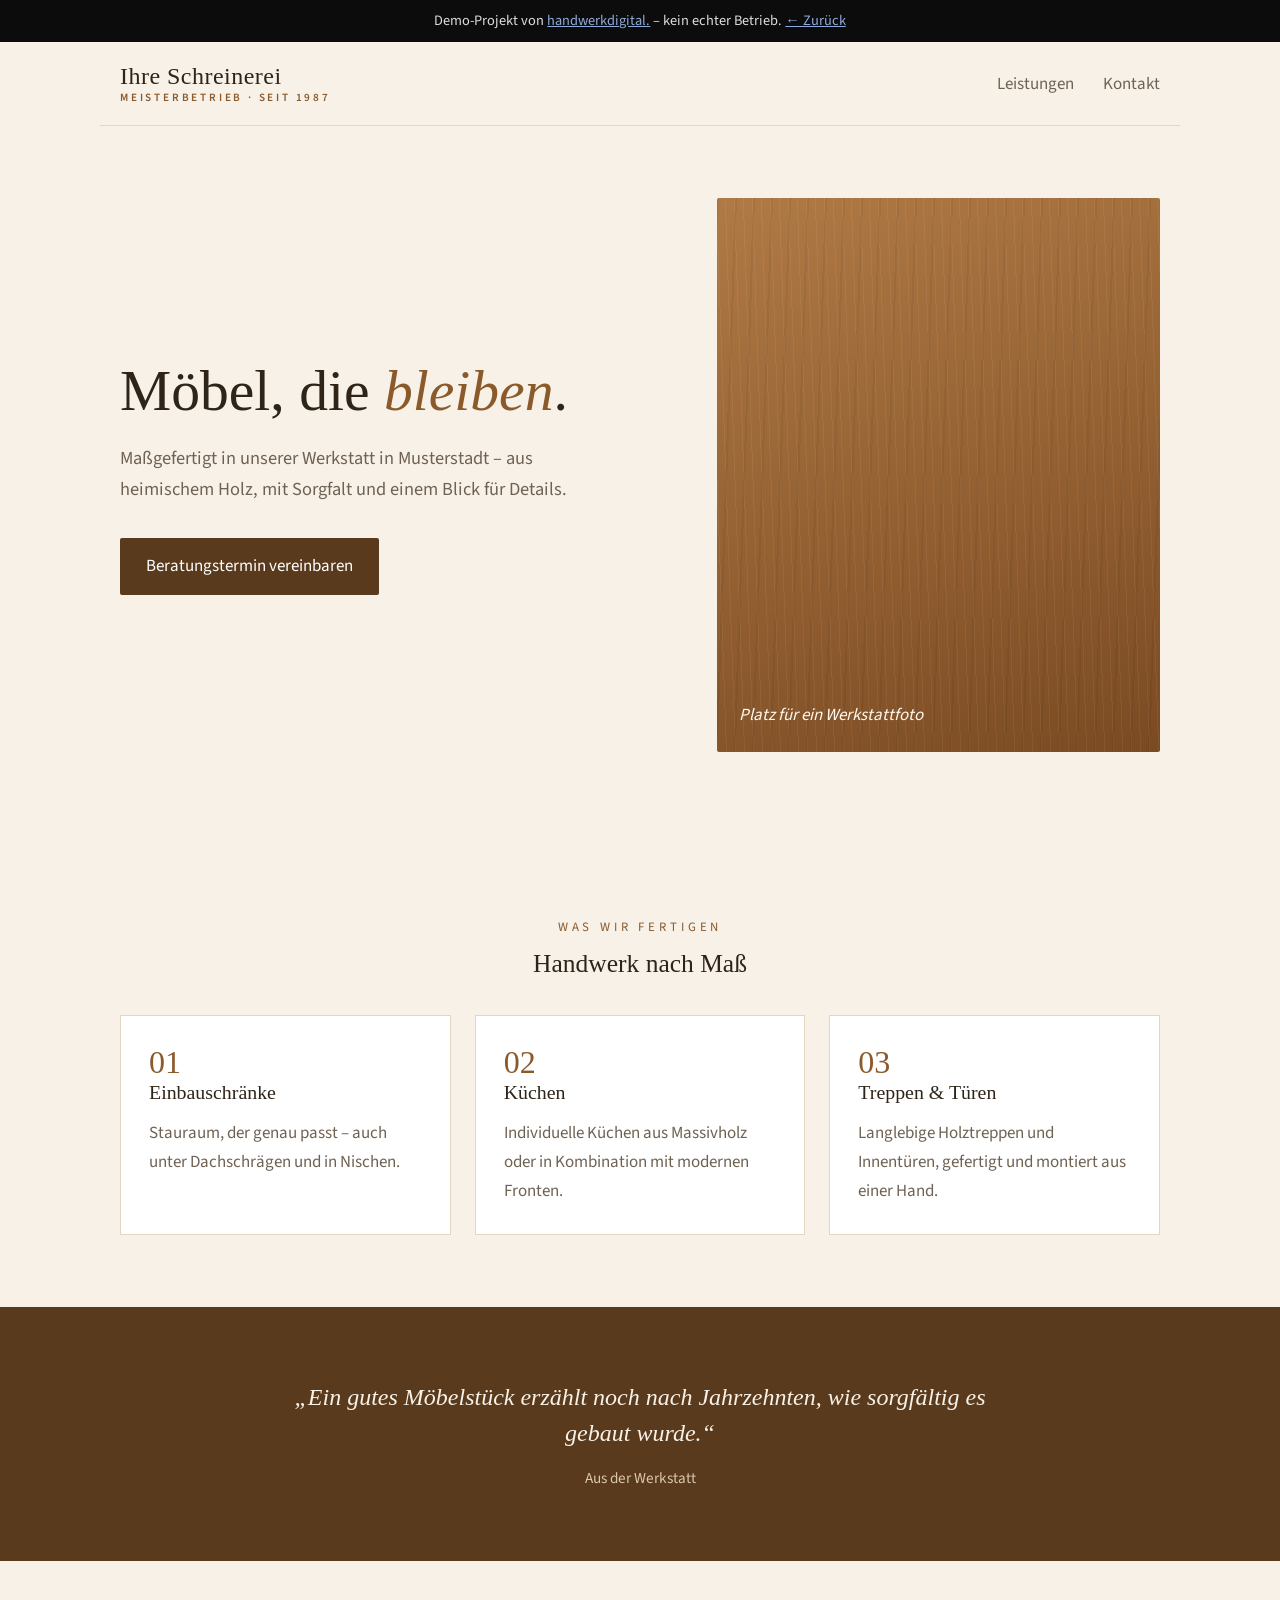
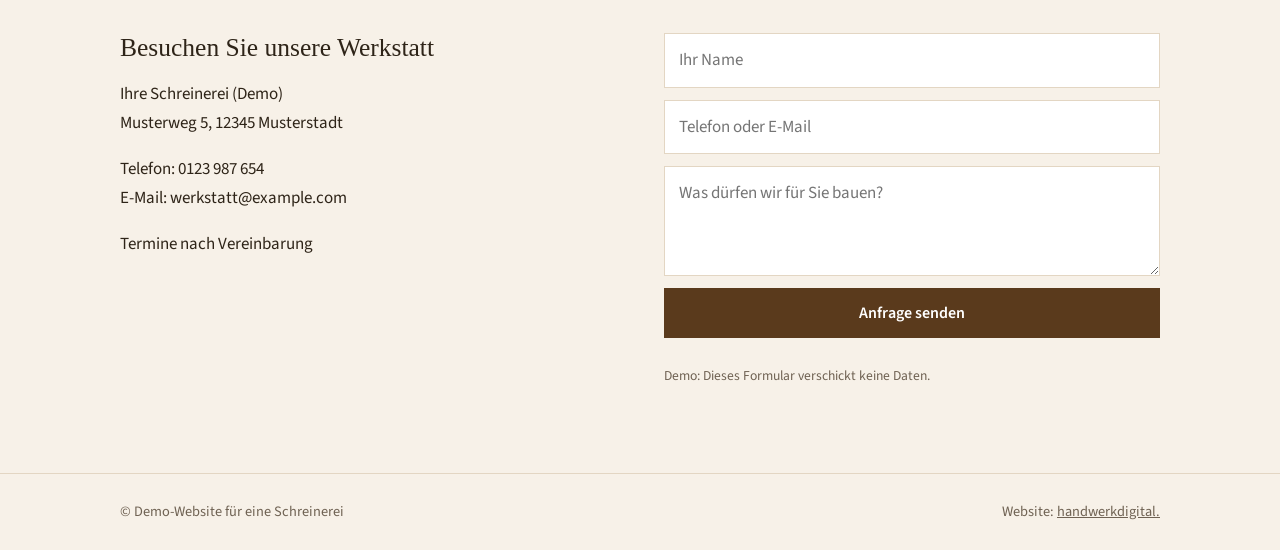
<file: demos/schreinerei.html>
<!DOCTYPE html>
<html lang="de">
<head>
  <meta charset="utf-8">
  <meta name="viewport" content="width=device-width, initial-scale=1, viewport-fit=cover">
  <meta name="robots" content="noindex">
  <title>Schreinerei – Demo-Projekt von handwerkdigital.</title>
  <style>
    @font-face { font-family: "Source Sans 3"; font-weight: 400; src: url("../fonts/source-sans-3-latin-400-normal.woff2") format("woff2"); font-display: swap; }
    @font-face { font-family: "Source Sans 3"; font-weight: 600; src: url("../fonts/source-sans-3-latin-600-normal.woff2") format("woff2"); font-display: swap; }

    :root {
      --cream: #f7f1e8;
      --wood: #8b5a2b;
      --wood-dark: #5a3a1c;
      --text: #2e2418;
      --muted: #6f6253;
      --line: #e3d6c3;
    }
    * { box-sizing: border-box; }
    body { margin: 0; font: 17px/1.7 "Source Sans 3", Arial, sans-serif; color: var(--text); background: var(--cream); }
    h1, h2, h3 { font-family: Georgia, "Times New Roman", serif; font-weight: 400; margin: 0 0 14px; line-height: 1.2; }
    .w { max-width: 1080px; margin: auto; padding: 0 20px; }
    a { color: inherit; }

    .demo-bar { background: #0c0c0c; color: #ddd; font-size: .9rem; text-align: center; padding: 9px 16px; }
    .demo-bar a { color: #8eaadb; }

    header .w { display: flex; align-items: center; justify-content: space-between; height: 84px; border-bottom: 1px solid var(--line); }
    .logo { font: 1.5rem Georgia, serif; letter-spacing: .02em; }
    .logo small { display: block; font: 600 .7rem "Source Sans 3", Arial, sans-serif; letter-spacing: .25em; text-transform: uppercase; color: var(--wood); }
    nav a { margin-left: 26px; text-decoration: none; color: var(--muted); }

    .hero { padding: 72px 0 80px; }
    .hero .w { display: grid; grid-template-columns: 1.1fr .9fr; gap: 56px; align-items: center; }
    .hero h1 { font-size: clamp(2.2rem, 5vw, 3.6rem); }
    .hero h1 em { color: var(--wood); }
    .hero p { color: var(--muted); font-size: 1.15rem; max-width: 480px; }
    .btn { display: inline-block; margin-top: 14px; padding: 14px 26px; background: var(--wood-dark); color: #fff; text-decoration: none; border-radius: 2px; }
    .wood-visual {
      aspect-ratio: 4/5; border-radius: 2px;
      background:
        repeating-linear-gradient(92deg, rgba(0,0,0,.05) 0 2px, transparent 2px 18px),
        repeating-linear-gradient(88deg, rgba(255,255,255,.06) 0 1px, transparent 1px 9px),
        linear-gradient(160deg, #b07a45, #7a4a22);
      display: grid; place-items: end start; padding: 22px; color: #fff8ef; font-style: italic;
    }

    section { padding: 72px 0; }
    .divider { text-align: center; color: var(--wood); letter-spacing: .3em; font-size: .8rem; text-transform: uppercase; margin-bottom: 10px; }
    .center { text-align: center; }
    .cards { display: grid; grid-template-columns: repeat(auto-fit, minmax(230px, 1fr)); gap: 24px; margin-top: 36px; }
    .card { background: #fff; padding: 28px; border: 1px solid var(--line); }
    .card .no { font: 2rem Georgia, serif; color: var(--wood); }
    .card p { color: var(--muted); margin: 0; }

    .quote { background: var(--wood-dark); color: #f7f1e8; text-align: center; }
    .quote blockquote { margin: 0 auto; max-width: 720px; font: italic 1.5rem/1.5 Georgia, serif; }
    .quote cite { display: block; margin-top: 16px; font: normal .95rem "Source Sans 3", Arial, sans-serif; color: #d9c7ad; }

    .contact .w { display: grid; grid-template-columns: 1fr 1fr; gap: 48px; }
    form { display: grid; gap: 12px; }
    input, textarea { width: 100%; padding: 12px 14px; border: 1px solid var(--line); background: #fff; font: inherit; }
    textarea { min-height: 110px; }
    form button { background: var(--wood-dark); color: #fff; border: 0; padding: 14px; font: 600 1rem "Source Sans 3", Arial, sans-serif; }
    .demo-note { font-size: .85rem; color: var(--muted); }

    footer { border-top: 1px solid var(--line); padding: 26px 0; color: var(--muted); font-size: .9rem; }
    footer .w { display: flex; justify-content: space-between; flex-wrap: wrap; gap: 10px; }

    @media (max-width: 760px) {
      nav { display: none; }
      .hero .w, .contact .w { grid-template-columns: 1fr; gap: 32px; }
      .wood-visual { aspect-ratio: 16/10; }
    }
  </style>
</head>
<body>

  <div class="demo-bar">
    Demo-Projekt von <a href="../index.html">handwerkdigital.</a> – kein echter Betrieb. <a href="../index.html#beispiele">← Zurück</a>
  </div>

  <header>
    <div class="w">
      <div class="logo">Ihre Schreinerei<small>Meisterbetrieb · seit 1987</small></div>
      <nav>
        <a href="#leistungen">Leistungen</a>
        <a href="#kontakt">Kontakt</a>
      </nav>
    </div>
  </header>

  <div class="hero">
    <div class="w">
      <div>
        <h1>Möbel, die <em>bleiben</em>.</h1>
        <p>Maßgefertigt in unserer Werkstatt in Musterstadt – aus heimischem Holz, mit Sorgfalt und einem Blick für Details.</p>
        <a class="btn" href="#kontakt">Beratungstermin vereinbaren</a>
      </div>
      <div class="wood-visual">Platz für ein Werkstattfoto</div>
    </div>
  </div>

  <section id="leistungen">
    <div class="w">
      <p class="divider">Was wir fertigen</p>
      <h2 class="center">Handwerk nach Maß</h2>
      <div class="cards">
        <div class="card"><div class="no">01</div><h3>Einbauschränke</h3><p>Stauraum, der genau passt – auch unter Dachschrägen und in Nischen.</p></div>
        <div class="card"><div class="no">02</div><h3>Küchen</h3><p>Individuelle Küchen aus Massivholz oder in Kombination mit modernen Fronten.</p></div>
        <div class="card"><div class="no">03</div><h3>Treppen &amp; Türen</h3><p>Langlebige Holztreppen und Innentüren, gefertigt und montiert aus einer Hand.</p></div>
      </div>
    </div>
  </section>

  <section class="quote">
    <div class="w">
      <blockquote>„Ein gutes Möbelstück erzählt noch nach Jahrzehnten, wie sorgfältig es gebaut wurde.“</blockquote>
      <cite>Aus der Werkstatt</cite>
    </div>
  </section>

  <section class="contact" id="kontakt">
    <div class="w">
      <div>
        <h2>Besuchen Sie unsere Werkstatt</h2>
        <p>Ihre Schreinerei (Demo)<br>Musterweg 5, 12345 Musterstadt</p>
        <p>Telefon: 0123 987 654<br>E-Mail: werkstatt@example.com</p>
        <p>Termine nach Vereinbarung</p>
      </div>
      <form onsubmit="event.preventDefault(); alert('Dies ist ein Demo-Projekt – das Formular verschickt nichts.');">
        <input placeholder="Ihr Name">
        <input placeholder="Telefon oder E-Mail">
        <textarea placeholder="Was dürfen wir für Sie bauen?"></textarea>
        <button type="submit">Anfrage senden</button>
        <p class="demo-note">Demo: Dieses Formular verschickt keine Daten.</p>
      </form>
    </div>
  </section>

  <footer>
    <div class="w">
      <span>© Demo-Website für eine Schreinerei</span>
      <span>Website: <a href="../index.html">handwerkdigital.</a></span>
    </div>
  </footer>

</body>
</html>
</file>
<file: style.css>
/* ==========================================================
   0. SCHRIFTEN (lokal eingebunden, keine Verbindung zu Google)
   ========================================================== */
@font-face { font-family: "Archivo"; font-weight: 500; font-style: normal; font-display: swap; src: url("fonts/archivo-latin-500-normal.woff2") format("woff2"); }
@font-face { font-family: "Archivo"; font-weight: 600; font-style: normal; font-display: swap; src: url("fonts/archivo-latin-600-normal.woff2") format("woff2"); }
@font-face { font-family: "Archivo"; font-weight: 700; font-style: normal; font-display: swap; src: url("fonts/archivo-latin-700-normal.woff2") format("woff2"); }
@font-face { font-family: "Archivo"; font-weight: 800; font-style: normal; font-display: swap; src: url("fonts/archivo-latin-800-normal.woff2") format("woff2"); }
@font-face { font-family: "Source Sans 3"; font-weight: 400; font-style: normal; font-display: swap; src: url("fonts/source-sans-3-latin-400-normal.woff2") format("woff2"); }
@font-face { font-family: "Source Sans 3"; font-weight: 600; font-style: normal; font-display: swap; src: url("fonts/source-sans-3-latin-600-normal.woff2") format("woff2"); }

/* ==========================================================
   1. VARIABLEN & RESET
   ========================================================== */
:root {
  color-scheme: dark;
  --bg: #0c0c0c;          /* Grundfläche, fast schwarz */
  --surface: #141414;     /* abgesetzte Sektionen */
  --card: #1a1a1a;        /* Karten */
  --text: #f2f2f2;        /* Haupttext, fast weiß */
  --muted: #9a9a9a;       /* Nebentext, grau */
  --line: #2a2a2a;        /* Linien */
  --line-strong: #444;
  --white: #ffffff;
  --accent: #5a7db5;      /* Akzent: Navyblau für Linien, Ziffern, Häkchen */
  --accent-btn: #23406e;  /* dunkles Navy für den Button */
  --accent-btn-hover: #2d5089;
  --accent-soft: rgba(90, 125, 181, .25);
  --accent-text: #8eaadb;  /* helleres Navy für Text auf Schwarz */
  --radius: 6px;

  --font-head: "Archivo", "Helvetica Neue", Arial, sans-serif;
  --font-body: "Source Sans 3", "Segoe UI", Arial, sans-serif;
}

* { box-sizing: border-box; }
html { scroll-behavior: smooth; scroll-padding-top: 80px; }

body {
  margin: 0;
  color: var(--text);
  background: var(--bg);
  font: 18px/1.65 var(--font-body);
  -webkit-font-smoothing: antialiased;
}

img { display: block; max-width: 100%; }

/* ==========================================================
   2. BASIS: Layout & Typografie
   ========================================================== */
.w { max-width: 1160px; margin: auto; padding: 0 24px; }

section { padding: 112px 0; }
.alt {
  background: var(--surface);
  border-top: 1px solid var(--line);
  border-bottom: 1px solid var(--line);
}

h1, h2, h3 { font-family: var(--font-head); color: var(--text); }

h1 {
  max-width: 980px;
  margin: 0 0 48px;
  font-size: clamp(2.2rem, 6.2vw, 4.9rem);
  font-weight: 800;
  line-height: 1.04;
  letter-spacing: -.035em;
}
h2 {
  margin: 0 0 48px;
  font-size: clamp(1.9rem, 4vw, 2.8rem);
  font-weight: 700;
  line-height: 1.15;
  letter-spacing: -.025em;
}
/* Kurzer Strich über jeder Überschrift */
h2::before {
  content: "";
  display: block;
  width: 40px;
  height: 3px;
  margin-bottom: 20px;
  background: var(--accent);
}
h3 {
  margin: 0 0 10px;
  font-size: 1.2rem;
  font-weight: 700;
  letter-spacing: -.01em;
}
p  { margin: 0 0 14px; }
.muted { color: var(--muted); }

.grid {
  display: grid;
  grid-template-columns: repeat(auto-fit, minmax(260px, 1fr));
  gap: 24px;
}

/* ==========================================================
   3. BUTTON
   ========================================================== */
.btn {
  display: inline-flex;
  align-items: center;
  gap: 10px;
  border: 1px solid var(--white);
  border-radius: var(--radius);
  padding: 16px 26px;
  background: var(--white);
  color: #0c0c0c;
  text-decoration: none;
  font: 600 1rem var(--font-head);
  cursor: pointer;
  transition: background .15s, color .15s;
}
.btn:hover { background: transparent; color: var(--white); }
.btn span { transition: transform .15s; }
.btn:hover span { transform: translateX(3px); }

.btn-small { padding: 10px 18px; font-size: .92rem; }

/* ==========================================================
   4. NAVIGATION
   ========================================================== */
nav {
  position: sticky;
  top: 0;
  z-index: 10;
  background: rgba(12, 12, 12, .9);
  backdrop-filter: blur(10px);
  border-bottom: 1px solid var(--line);
}
nav .w {
  height: 72px;
  display: flex;
  align-items: center;
  justify-content: space-between;
}
.nav-links { display: flex; align-items: center; gap: 30px; }
.nav-links a:not(.btn) {
  color: var(--muted);
  text-decoration: none;
  font: 600 .95rem var(--font-head);
  transition: color .15s;
}
.nav-links a:not(.btn):hover { color: var(--accent-text); }

.logo {
  color: var(--text);
  text-decoration: none;
  font: 600 1.3rem var(--font-head);
  letter-spacing: -.03em;
}
.logo b { font-weight: 800; }
.logo span { color: var(--accent); }

/* ==========================================================
   5. HERO
   ========================================================== */
.hero { padding: 120px 0 112px; }

.hero h1 span { color: var(--accent-text); }

.hero-bottom {
  display: flex;
  flex-wrap: wrap;
  align-items: center;
  justify-content: space-between;
  gap: 28px 48px;
  padding-top: 32px;
  border-top: 1px solid var(--line);
}
.hero-bottom p {
  max-width: 520px;
  margin: 0;
  font-size: 1.25rem;
  line-height: 1.55;
  color: var(--muted);
}

.badge {
  display: inline-flex;
  align-items: center;
  gap: 12px;
  margin-bottom: 28px;
  font: 600 .82rem var(--font-head);
  letter-spacing: .1em;
  text-transform: uppercase;
  color: var(--muted);
}
.badge::before {
  content: "";
  width: 28px;
  height: 2px;
  background: var(--accent);
}

/* ==========================================================
   6. PROBLEME
   ========================================================== */
.problem {
  padding-top: 24px;
  border-top: 2px solid var(--accent);
}
.problem p { margin: 0; }

/* ==========================================================
   7. LEISTUNGEN (klickbare Karten)
   ========================================================== */
.service-card {
  appearance: none;
  display: flex;
  flex-direction: column;
  width: 100%;
  padding: 32px 30px 28px;
  text-align: left;
  color: inherit;
  font: inherit;
  background: var(--card);
  border: 1px solid var(--line);
  border-radius: var(--radius);
  cursor: pointer;
  transition: border-color .15s, background .15s;
}
.service-card:hover { border-color: var(--line-strong); background: #1e1e1e; }
.service-card.active {
  border-color: var(--accent);
  background: #1e1e1e;
}
.service-card:focus-visible { outline: 2px solid var(--accent); outline-offset: 2px; }

.service-card::after {
  content: "Details ansehen  +";
  margin-top: auto;
  padding-top: 20px;
  border-top: 1px solid var(--line);
  color: var(--muted);
  font: 600 .88rem var(--font-head);
  white-space: pre;
  transition: color .15s;
}
.service-card p { margin-bottom: 24px; }
.service-card:hover::after { color: var(--accent-text); }
.service-card.active::after {
  content: "Details schließen  −";
  color: var(--accent-text);
}

/* Aufklappbares Detail-Panel */
.service-details {
  display: none;
  margin-top: 24px;
  padding: clamp(28px, 4vw, 48px);
  background: var(--card);
  border: 1px solid var(--line-strong);
  border-radius: var(--radius);
}
.service-details.open { display: block; animation: fade .2s ease-out; }
.service-details h3 { font-size: 1.6rem; letter-spacing: -.02em; }
.service-details ul {
  margin: 24px 0 0;
  padding: 0;
  list-style: none;
  color: #cfcfcf;
}
.service-details li {
  position: relative;
  padding: 12px 0 12px 30px;
  border-top: 1px solid var(--line);
}
.service-details li strong { color: var(--white); }
.service-details li::before {
  content: "";
  position: absolute;
  left: 2px;
  top: 21px;
  width: 12px;
  height: 7px;
  border-left: 2px solid var(--accent);
  border-bottom: 2px solid var(--accent);
  transform: rotate(-45deg);
}
.detail-price {
  margin: 8px 0 0;
  padding-top: 20px;
  border-top: 1px solid var(--line-strong);
  font: 700 1.3rem var(--font-head);
  color: var(--accent-text);
}

@keyframes fade {
  from { opacity: 0; transform: translateY(-6px); }
  to   { opacity: 1; transform: none; }
}

/* ==========================================================
   8. ABLAUF
   ========================================================== */
.steps {
  display: grid;
  grid-template-columns: repeat(3, 1fr);
  gap: 24px;
  margin: 0;
  padding: 0;
  list-style: none;
}
.step {
  padding-top: 28px;
  border-top: 1px solid var(--line-strong);
}
.num {
  display: block;
  margin-bottom: 18px;
  font: 800 3.4rem/1 var(--font-head);
  color: transparent;
  -webkit-text-stroke: 1.5px var(--accent);
  letter-spacing: -.02em;
}
.step p { margin: 0; }

/* ==========================================================
   9. BEISPIELE
   ========================================================== */
.example { margin: 0; }
.ph {
  aspect-ratio: 16 / 10;
  display: grid;
  place-items: center;
  padding: 16px;
  text-align: center;
  font-size: .95rem;
  color: var(--muted);
  background:
    repeating-linear-gradient(-45deg, transparent 0 14px, rgba(255, 255, 255, .025) 14px 15px),
    var(--card);
  border: 1px solid var(--line);
  border-radius: var(--radius);
}
.tag {
  display: block;
  margin-top: 12px;
  font: 600 .8rem var(--font-head);
  letter-spacing: .08em;
  text-transform: uppercase;
  color: var(--muted);
}

/* ==========================================================
   10. ÜBER MICH
   ========================================================== */
.about {
  display: grid;
  grid-template-columns: 320px 1fr;
  gap: 80px;
  align-items: center;
}
.photo {
  aspect-ratio: 4 / 5;
  overflow: hidden;
  background: linear-gradient(160deg, #2c2c2c, #151515);
  border-radius: var(--radius);
}
.photo img {
  width: 100%;
  height: 100%;
  object-fit: cover;
  object-position: center top;
  filter: grayscale(1);
}
.about-text { max-width: 620px; }
.about-text p { font-size: 1.1rem; color: var(--muted); }
.about-text p:first-of-type { font-size: 1.3rem; line-height: 1.5; color: var(--text); }

/* ==========================================================
   11. KONTAKT (dunkel, leichter Navy-Stich)
   ========================================================== */
.contact {
  background: #12151b;
  color: var(--text);
  border-top: 1px solid #232833;
}
.contact h2 { color: var(--white); }
.contact .badge { color: var(--muted); }

.contact-layout {
  display: grid;
  grid-template-columns: 1fr 1.25fr;
  gap: 72px;
  align-items: start;
}
.contact-intro p { font-size: 1.2rem; color: #a3a9b4; }
.contact-intro h2::before { display: none; }

.portal {
  padding: clamp(26px, 4vw, 44px);
  background: #191e27;
  color: var(--text);
  border: 1px solid #2b3240;
  border-radius: var(--radius);
}
.portal .btn {
  width: 100%;
  justify-content: center;
  margin-top: 22px;
  background: var(--accent-btn);
  border-color: var(--accent-btn);
  color: var(--white);
}
.portal .btn:hover { background: var(--accent-btn-hover); border-color: var(--accent-btn-hover); color: var(--white); }

.form-grid {
  display: grid;
  grid-template-columns: 1fr 1fr;
  gap: 18px;
}
.full { grid-column: 1 / -1; }

label {
  display: block;
  margin-bottom: 6px;
  font: 600 .88rem var(--font-head);
  color: #dcdee3;
}
input, select, textarea {
  width: 100%;
  padding: 13px 14px;
  border: 1px solid #353d4b;
  border-radius: 4px;
  background: #0e1117;
  color: var(--text);
  color-scheme: dark;
  font: inherit;
  font-size: 1rem;
  transition: border-color .15s, box-shadow .15s;
}
input::placeholder, textarea::placeholder { color: #727a88; }
input:focus, select:focus, textarea:focus {
  outline: none;
  border-color: var(--accent);
  box-shadow: 0 0 0 3px var(--accent-soft);
  background: #121620;
}
textarea { min-height: 120px; resize: vertical; }

.note { margin: 16px 0 0; font-size: .92rem; color: #8c93a0; text-align: center; }
.note a { color: var(--white); font-weight: 600; }

.success { display: none; padding: 30px; text-align: center; }
.success.show { display: block; }

.botcheck { position: absolute; left: -9999px; }
.portal .btn:disabled { opacity: .6; cursor: wait; }
.form-error { margin: 14px 0 0; color: #f08a80; font-size: .95rem; text-align: center; }
.form-error:empty { display: none; }

/* ==========================================================
   12. FOOTER & RECHTLICHES
   ========================================================== */
footer {
  padding: 32px 0;
  font-size: .95rem;
  color: var(--muted);
  background: var(--bg);
}
footer .logo { font-size: 1.1rem; }
.footer-row {
  display: flex;
  flex-wrap: wrap;
  align-items: center;
  justify-content: space-between;
  gap: 16px;
}
footer a { margin-left: 24px; color: inherit; text-decoration: none; }
footer a:hover { color: var(--accent-text); }
.legal { display: none; padding: 28px 0 8px; }
.legal:target { display: block; }

/* ==========================================================
   13. TABLET (≤ 900px)
   ========================================================== */
@media (max-width: 900px) {
  .steps { grid-template-columns: 1fr; gap: 0; }
  .step { display: grid; grid-template-columns: 72px 1fr; padding: 28px 0; }
  .num { grid-row: span 2; margin: 0; font-size: 2.6rem; }

  .about { grid-template-columns: 240px 1fr; gap: 48px; }
  .contact-layout { grid-template-columns: 1fr; gap: 40px; }
}

/* ==========================================================
   14. MOBILE (≤ 640px)
   ========================================================== */
@media (max-width: 640px) {
  body { font-size: 17px; }
  .w { padding: 0 16px; }
  section { padding: 76px 0; }
  nav .hide { display: none; }

  .hero { padding: 72px 0 64px; }
  h1 { margin-bottom: 36px; }
  h2 { margin-bottom: 36px; }
  .hero-bottom .btn { width: 100%; justify-content: center; }

  .about { grid-template-columns: 1fr; gap: 32px; }
  .photo { max-width: 280px; }

  .form-grid { grid-template-columns: 1fr; }
  .full { grid-column: auto; }

  footer a { margin: 0 24px 0 0; }
}

/* ==========================================================
   15. HOVER: Felder zoomen leicht heraus
   ========================================================== */
.service-card,
.problem,
.step,
.ph {
  transition: transform .2s ease, border-color .15s, background .15s;
}

@media (hover: hover) and (prefers-reduced-motion: no-preference) {
  .service-card:hover,
  .ph:hover { transform: scale(1.03); }

  .problem:hover,
  .step:hover { transform: translateY(-4px); }
}

/* ==========================================================
   16. KI-ASSISTENTEN im Detail-Feld
   ========================================================== */
.ai-grid {
  display: grid;
  grid-template-columns: repeat(3, 1fr);
  gap: 20px;
  margin: 28px 0 8px;
}
.ai-item {
  display: flex;
  flex-direction: column;
  padding: 24px;
  background: #151515;
  border: 1px solid var(--line);
  border-radius: var(--radius);
}
.ai-icon {
  display: grid;
  place-items: center;
  width: 44px;
  height: 44px;
  margin-bottom: 16px;
  border: 1px solid var(--accent);
  border-radius: 10px;
  background: var(--accent-soft);
}
.ai-icon svg {
  width: 22px;
  height: 22px;
  fill: none;
  stroke: var(--accent-text);
  stroke-width: 1.8;
  stroke-linecap: round;
  stroke-linejoin: round;
}
.ai-item h4 {
  margin: 0 0 8px;
  font: 700 1.1rem var(--font-head);
  color: var(--white);
}
.ai-item > p { margin: 0 0 18px; font-size: .98rem; color: #cfcfcf; }

.ai-example {
  flex: 1;              /* füllt den Rest der Karte, damit alle gleich enden */
  padding: 16px;
  background: #0f0f0f;
  border-left: 2px solid var(--accent);
  border-radius: 4px;
  font-size: .92rem;
}
.ai-example p { margin: 0 0 12px; color: var(--muted); }
.ai-example p:last-child { margin-bottom: 0; }
.ai-example strong { color: var(--text); }
.ai-label {
  display: block;
  margin-bottom: 4px;
  font: 600 .72rem var(--font-head);
  letter-spacing: .08em;
  text-transform: uppercase;
  color: var(--accent-text);
}

@media (max-width: 900px) {
  .ai-grid { grid-template-columns: 1fr; }
}


/* ==========================================================
   17. VORTEILE
   ========================================================== */
.benefits {
  display: grid;
  grid-template-columns: repeat(4, 1fr);
  gap: 24px;
}
.benefit { padding-top: 24px; border-top: 2px solid var(--accent); }
.benefit h3 { margin-top: 4px; }
.benefit p { margin: 0; }

/* ==========================================================
   18. BEISPIELE: eigene Website, Demos, Pilotkunden
   ========================================================== */
.section-lead { max-width: 680px; margin: -24px 0 40px; color: var(--muted); font-size: 1.1rem; }

.showcase {
  padding: clamp(24px, 4vw, 40px);
  margin-bottom: 24px;
  background: var(--card);
  border: 1px solid var(--line);
  border-left: 3px solid var(--accent);
  border-radius: var(--radius);
}
.showcase .badge { margin-bottom: 12px; }
.showcase h3 { font-size: 1.5rem; }
.showcase-list { margin: 16px 0 0; padding: 0; list-style: none; color: #cfcfcf; }
.showcase-list li { position: relative; padding: 6px 0 6px 28px; }
.showcase-list li::before {
  content: "";
  position: absolute;
  left: 2px;
  top: 14px;
  width: 12px;
  height: 7px;
  border-left: 2px solid var(--accent);
  border-bottom: 2px solid var(--accent);
  transform: rotate(-45deg);
}

.demo-card {
  display: flex;
  flex-direction: column;
  padding: 14px 14px 22px;
  color: inherit;
  text-decoration: none;
  background: var(--card);
  border: 1px solid var(--line);
  border-radius: var(--radius);
  transition: transform .2s ease, border-color .15s;
}
.demo-card img {
  width: 100%;
  height: auto;
  margin-bottom: 16px;
  border-radius: 4px;
  border: 1px solid var(--line);
}
.demo-card h3, .demo-card p, .demo-tag, .demo-link { margin-left: 6px; margin-right: 6px; }
.demo-card p { margin-bottom: 16px; font-size: .98rem; }
.demo-tag {
  align-self: flex-start;
  margin-bottom: 10px;
  padding: 3px 10px;
  font: 600 .72rem var(--font-head);
  letter-spacing: .08em;
  text-transform: uppercase;
  color: var(--accent-text);
  background: var(--accent-soft);
  border-radius: 999px;
}
.demo-link { margin-top: auto; font: 600 .9rem var(--font-head); color: var(--accent-text); }
.demo-card:hover { border-color: var(--accent); }
@media (hover: hover) and (prefers-reduced-motion: no-preference) {
  .demo-card:hover { transform: translateY(-4px); }
}
.demo-hint { margin: 14px 0 0; font-size: .9rem; color: var(--muted); }

.pilot {
  display: flex;
  flex-wrap: wrap;
  align-items: center;
  justify-content: space-between;
  gap: 20px 40px;
  margin-top: 40px;
  padding: clamp(24px, 4vw, 40px);
  background: linear-gradient(135deg, rgba(90, 125, 181, .18), rgba(90, 125, 181, .05));
  border: 1px solid rgba(90, 125, 181, .45);
  border-radius: var(--radius);
}
.pilot h3 { font-size: 1.4rem; }
.pilot p { max-width: 560px; margin: 0; color: #cfcfcf; }

/* ==========================================================
   19. HÄUFIGE FRAGEN
   ========================================================== */
.faq details { max-width: 860px; }
.faq details { border-top: 1px solid var(--line-strong); }
.faq details:last-of-type { border-bottom: 1px solid var(--line-strong); }
.faq summary {
  position: relative;
  padding: 20px 40px 20px 0;
  font: 600 1.1rem var(--font-head);
  cursor: pointer;
  list-style: none;
}
.faq summary::-webkit-details-marker { display: none; }
.faq summary::after {
  content: "+";
  position: absolute;
  right: 4px;
  top: 16px;
  font-size: 1.5rem;
  color: var(--accent-text);
  transition: transform .2s;
}
.faq details[open] summary::after { transform: rotate(45deg); }
.faq summary:hover { color: var(--accent-text); }
.faq details p { margin: 0 0 20px; color: #cfcfcf; max-width: 720px; }

@media (max-width: 900px) {
  .benefits { grid-template-columns: 1fr 1fr; }
}
@media (max-width: 640px) {
  .benefits { grid-template-columns: 1fr; }
  .pilot .btn { width: 100%; justify-content: center; }
}
</file>
<file: legal.css>
/* ==========================================================
   Unterseiten: Impressum & Datenschutz
   (ergänzt style.css)
   ========================================================== */
.legal-page { padding: 96px 0 112px; }
.legal-page .w { max-width: 760px; }

.legal-page h1 {
  margin-bottom: 56px;
  font-size: clamp(2.2rem, 5vw, 3.4rem);
}

.legal-page h2 {
  margin: 48px 0 14px;
  font-size: 1.35rem;
  letter-spacing: -.01em;
}
.legal-page h2::before { display: none; }

.legal-page p { color: #cfcfcf; }
.legal-page a { color: var(--white); }

footer a[aria-current="page"] { color: var(--white); }

@media (max-width: 640px) {
  .legal-page { padding: 64px 0 76px; }
  .legal-page h1 { margin-bottom: 36px; }
}

/* Listen und Inhaltsverzeichnis */
.legal-page ul,
.legal-page ol { margin: 0 0 16px; padding-left: 22px; color: #cfcfcf; }
.legal-page li { margin: 6px 0; }
.legal-page li strong { color: var(--white); }

.legal-page .toc {
  columns: 2;
  column-gap: 40px;
  padding: 20px 20px 20px 42px;
  background: var(--card);
  border: 1px solid var(--line);
  border-radius: var(--radius);
}
.legal-page .toc a { color: #cfcfcf; text-decoration: none; }
.legal-page .toc a:hover { color: var(--accent-text); }

.legal-page h2[id] { scroll-margin-top: 90px; }

@media (max-width: 640px) {
  .legal-page .toc { columns: 1; }
}
.legal-page .toc li { margin: 0 0 10px; break-inside: avoid; }
</file>
